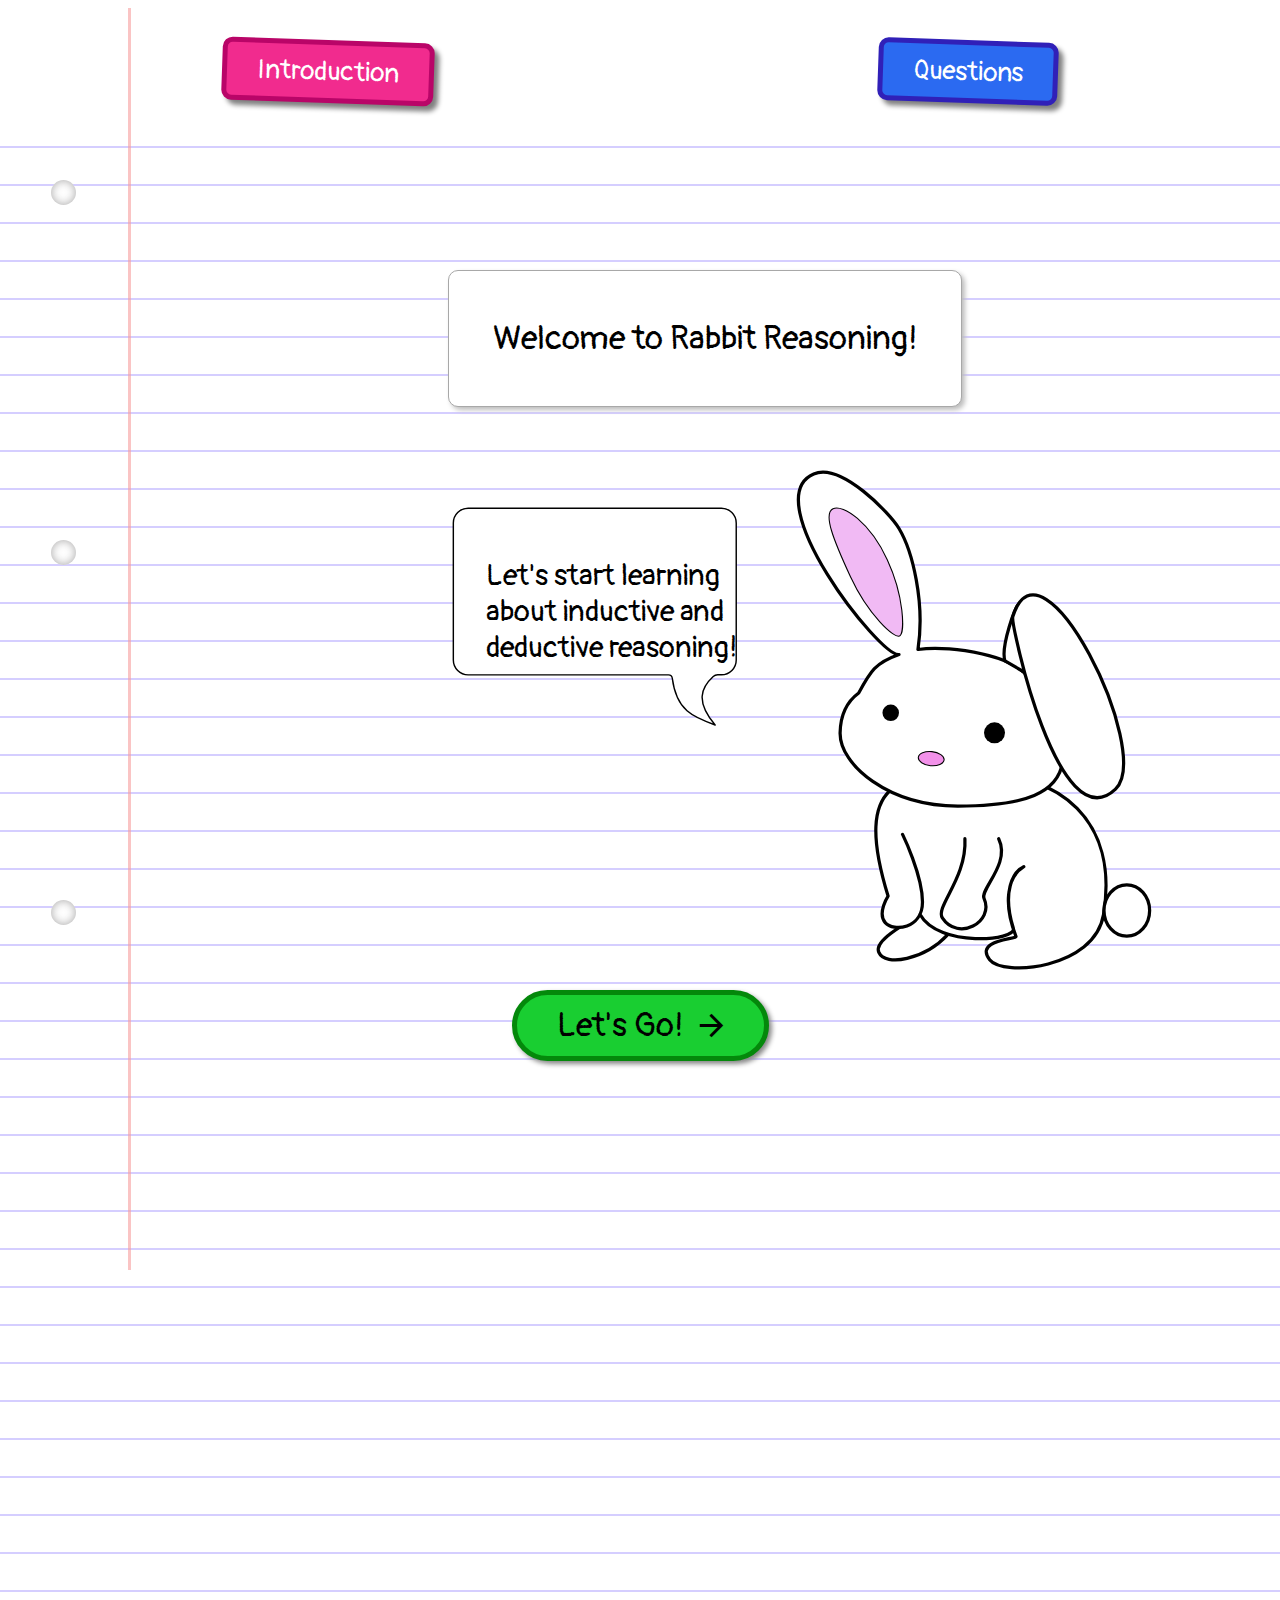
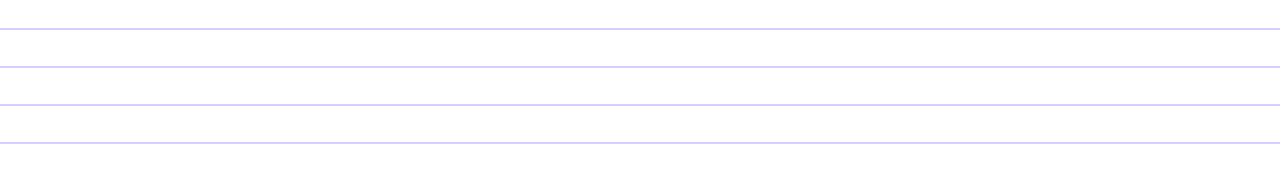
<file: index.html>
<!DOCTYPE html>
<html lang="en">
<head>
    <meta charset="UTF-8">
    <meta name="viewport" content="width=device-width, initial-scale=1.0">
    <title>Rabbit Reasoning</title>
    <link href='main.css' rel='stylesheet' />
    <script src='script.js'></script>
    <link href="https://fonts.googleapis.com/css?family=Pangolin&display=swap" rel="stylesheet">
    <link href="https://fonts.googleapis.com/icon?family=Material+Icons" rel="stylesheet">
    <link rel="icon" href="bunny.svg">
</head>
<body>
    <div id='app'>

        <div id='menu'>
            <button class='menu-button' id='intro' onclick='goToTutorial()'>Introduction</button>
            <button class='menu-button' id='inductive' onclick='goToInductive1()'>Questions</button>
        
         </div>
         <!-- <div id='dots'>
            <div class='dot'></div>
            <div class='dot'></div>
            <div class='dot'></div>
            <div class='dot'></div>
            <div class='dot'></div>
         </div> -->

         <!-- Start of Paper Background -->
         <div id='paper'>
             <hr class='lines'>
             <hr class='lines'>
             <hr class='lines'>
             <hr class='lines'>
             <hr class='lines'>
             <hr class='lines'>
             <hr class='lines'>
             <hr class='lines'>
             <hr class='lines'>
             <hr class='lines'>
             <hr class='lines'>
             <hr class='lines'>
             <hr class='lines'>
             <hr class='lines'>
             <hr class='lines'>
             <hr class='lines'>
             <hr class='lines'>
             <hr class='lines'>
             <hr class='lines'>
             <hr class='lines'>
             <hr class='lines'>
             <hr class='lines'>
             <hr class='lines'>
             <hr class='lines'>
             <hr class='lines'>
             <hr class='lines'>
             <hr class='lines'>
             <hr class='lines'>
             <hr class='lines'>
             <hr class='lines'>
             <hr class='lines'>
             <hr class='lines'>
             <hr class='lines'>
             <hr class='lines'>
             <hr class='lines'>
             <hr class='lines'>
             <hr class='lines'>
             <hr class='lines'>
             <hr class='lines'>
             <hr class='lines'>
             <hr class='lines'>
             <hr class='lines'>
             <hr class='lines'>

             <hr id='vertical'>

            <div class='hole'></div>
            <div class='hole' id='second'></div>
            <div class='hole' id='third'></div>

        </div>
        <!-- End of paper background -->
        
        <img id='rabbit-home' src='bunny.svg'>
        <img id='intro-chat' src='chat3.svg'>
        <div id='chat-container'>
            <div id='intro-chattext'>Let's start learning about inductive and deductive reasoning!</div>
        </div>
        <div id='behind-welcome'>
        <div id='welcome'>Welcome to Rabbit Reasoning!</div>
        </div>
        

        <div id='go-button'>
            <button id='lets-go' onclick='goToTutorial()'>Let's Go!<i class="material-icons" id='go-arrow'>
                arrow_forward
                </i></button>
            
        </div>

    </div>
</body>
</html>
</file>
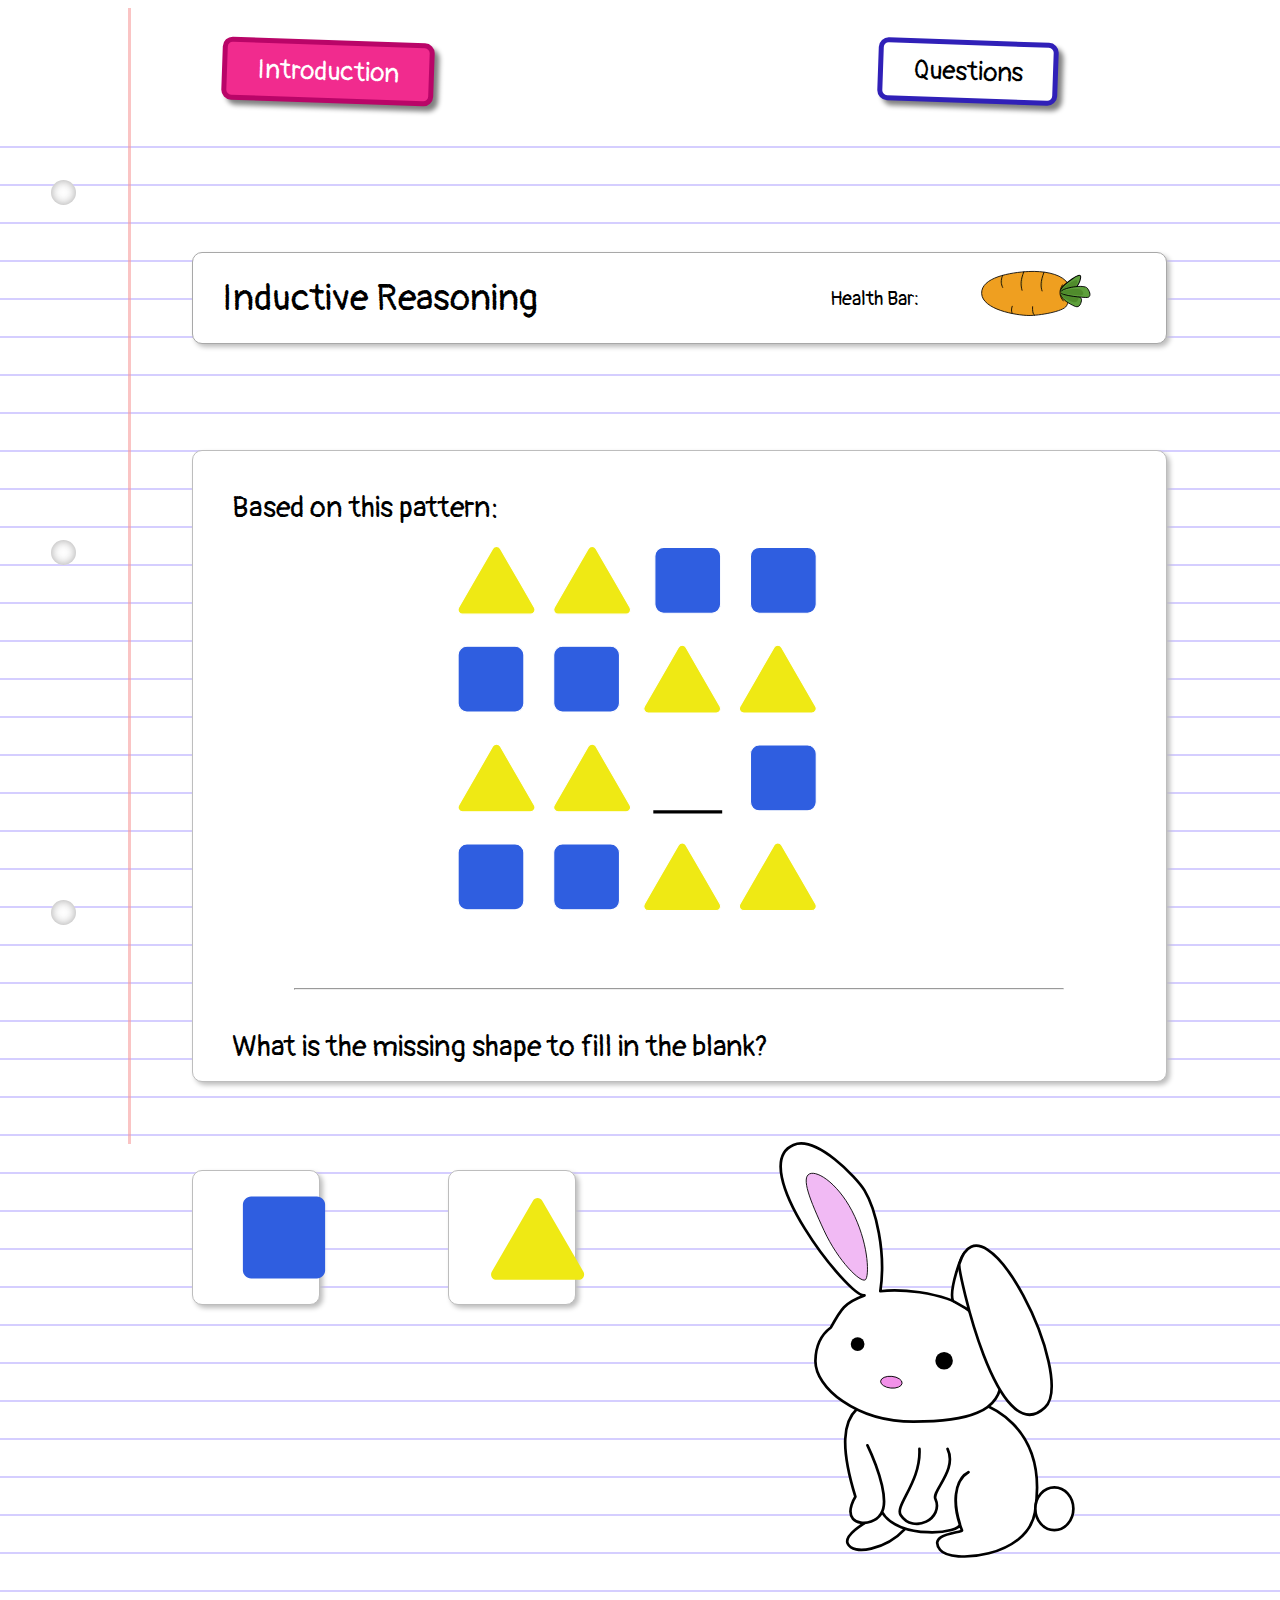
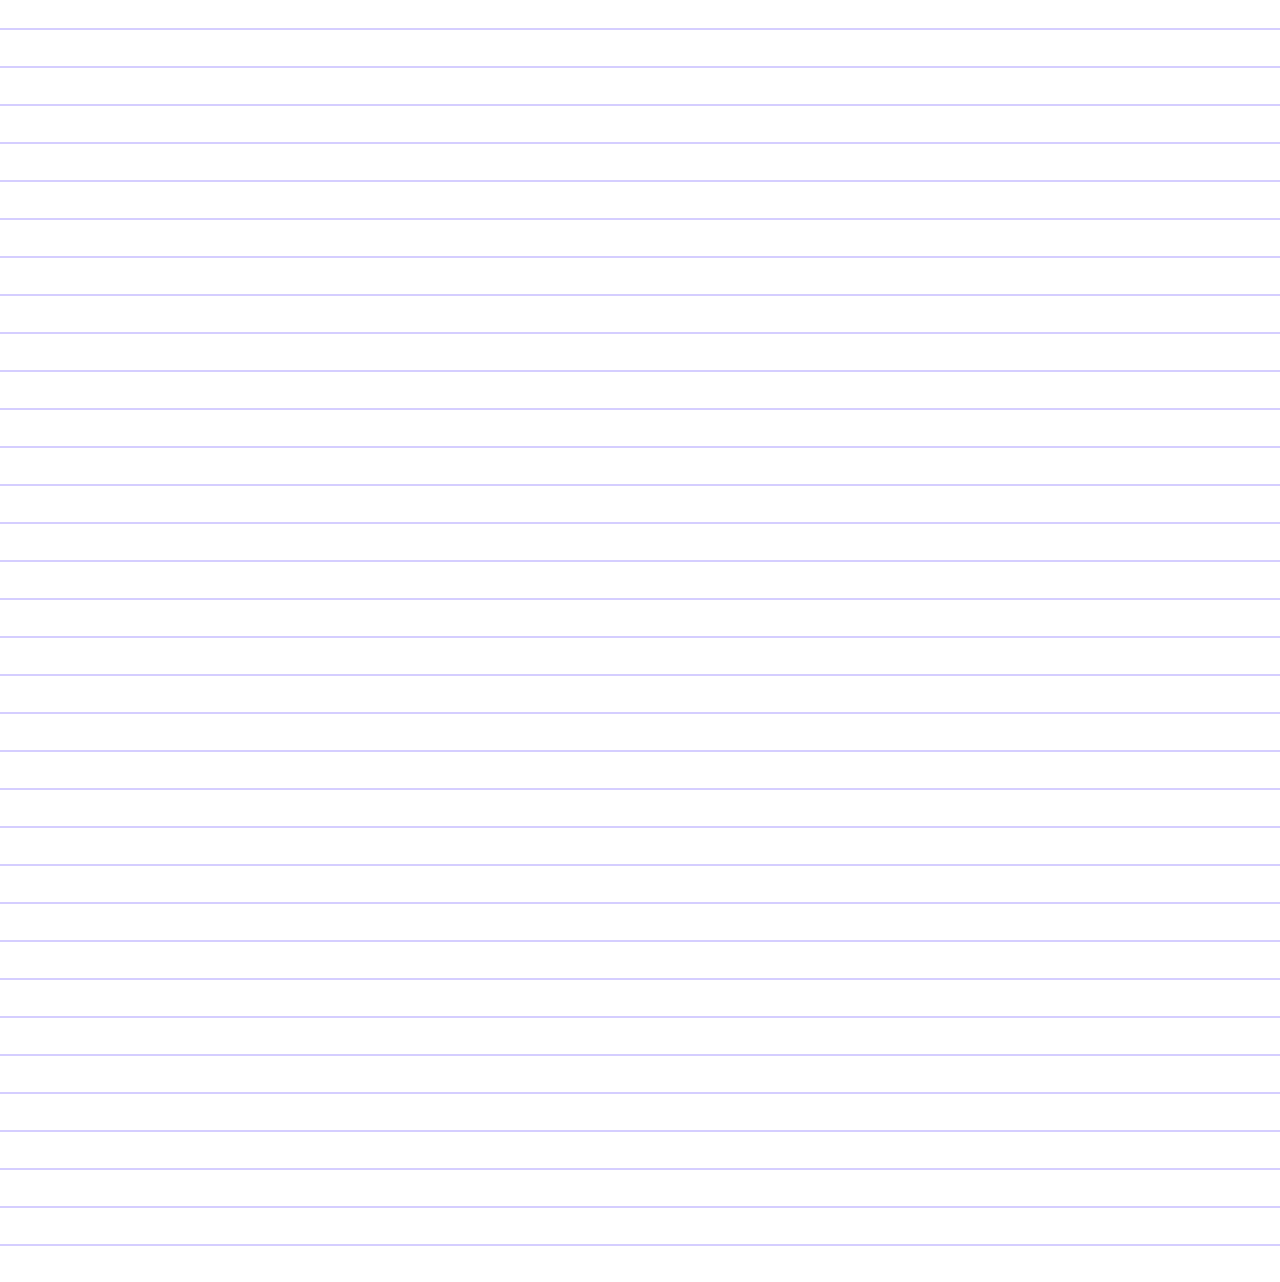
<file: questions.html>
<!DOCTYPE html>
<html lang="en">
<head>
    <meta charset="UTF-8">
    <meta name="viewport" content="width=device-width, initial-scale=1.0">
    <title>Rabbit Reasoning</title>
    <link rel="icon" href="bunny.svg">
    <link href='questions.css' rel='stylesheet' />
    <script src='script.js'></script>
    <link href="https://fonts.googleapis.com/css?family=Pangolin&display=swap" rel="stylesheet">
    <link href="https://fonts.googleapis.com/icon?family=Material+Icons" rel="stylesheet">
    <link rel="icon" href="bunny.svg">
</head>
<body>
    <div id='app'>
        <div id='menu'>
            <button class='menu-button' id='intro' onclick='goToTutorial()'>Introduction</button>
            <button class='menu-button' id='inductive' onclick='goToInductive1()'>Questions</button>
         </div>
         <div id='paper'>
             <hr class='lines'>
             <hr class='lines'>
             <hr class='lines'>
             <hr class='lines'>
             <hr class='lines'>
             <hr class='lines'>
             <hr class='lines'>
             <hr class='lines'>
             <hr class='lines'>
             <hr class='lines'>
             <hr class='lines'>
             <hr class='lines'>
             <hr class='lines'>
             <hr class='lines'>
             <hr class='lines'>
             <hr class='lines'>
             <hr class='lines'>
             <hr class='lines'>
             <hr class='lines'>
             <hr class='lines'>
             <hr class='lines'>
             <hr class='lines'>
             <hr class='lines'>
             <hr class='lines'>
             <hr class='lines'>
             <hr class='lines'>
             <hr class='lines'>
             <hr class='lines'>
             <hr class='lines'>
             <hr class='lines'>
             <hr class='lines'>
             <hr class='lines'>
             <hr class='lines'>
             <hr class='lines'>
             <hr class='lines'>
             <hr class='lines'>
             <hr class='lines'>
             <hr class='lines'>
             <hr class='lines'>
             <hr class='lines'>
             <hr class='lines'>
             <hr class='lines'>
             <hr class='lines'>
             <hr class='lines'>
             <hr class='lines'>
             <hr class='lines'>
             <hr class='lines'>
             <hr class='lines'>
             <hr class='lines'>
             <hr class='lines'>
             <hr class='lines'>
             <hr class='lines'>
             <hr class='lines'>
             <hr class='lines'>
             <hr class='lines'>
             <hr class='lines'>
             <hr class='lines'>
             <hr class='lines'>
             <hr class='lines'>
             <hr class='lines'>
             <hr class='lines'>
             <hr class='lines'>
             <hr class='lines'>
             <hr class='lines'>
             <hr class='lines'>
             <hr class='lines'>
             <hr class='lines'>
             <hr class='lines'>
             <hr class='lines'>
             <hr class='lines'>
             <hr class='lines'>
             <hr class='lines'>

             <hr id='vertical'>

            <div class='hole'></div>
            <div class='hole' id='second'></div>
            <div class='hole' id='third'></div>

        </div>
        <div id='header-health'>
            <div id='what-is'>Inductive Reasoning</div>
            <div id='deductive-title'>Deductive Reasoning</div>
            <div id='bar-title'>Health Bar:</div>
                
            <div id='healthbar-container'>
                <img id='health-bar' src='carrot.svg'>
            </div>
            <div id='healthbar-container5'>
                <img id='health-bar5' src='carrot-5.svg'>
            </div>
            <div id='healthbar-container4'>
                <img id='health-bar4' src='carrot-4.svg'>
            </div>
            <div id='healthbar-container3'>
                <img id='health-bar3' src='carrot-3.svg'>
            </div>
            <div id='healthbar-container2'>
                <img id='health-bar2' src='carrot-2.svg'>
            </div>
            <div id='healthbar-container1'>
                <img id='health-bar1' src='carrot-1.svg'>
            </div>
            <div id='healthbar-container0'>
                <img id='health-bar0' src='carrot-0.svg'>
            </div>
        </div>
  
        </div>
        

        <!-- INDUCTIVE QUESTION 1 -->
        <div id='change-state1'>
            <div id='behind-video'>
                <div id='based-on'>Based on this pattern:</div>
                <img id='pattern1' src='q1pattern.svg'>
                <hr class='divider'>
                <div id='what-is-the'>What is the missing shape to fill in the blank?</div>
            </div>
            <button id='square-choice' onclick='Correct1()'>
                <img id='square' src='square.svg' onclick='Correct1()'>
            </button>
            <i id='check' class="material-icons">
                check
                </i>
                
            <button id='triangle-choice' onclick='Incorrect1()'>
                <img id='triangle' src='triangle.svg' onclick='Incorrect1()'>
            </button>
            <i id='x' class="material-icons">
                close
                </i>

            <img id='rabbit' src='bunny.svg'>
            <img id='rabbit-good' src='bunny-correct.svg'>
            <img id='rabbit-bad' src='bunny-incorrect.svg'>
            <img id='chat-box' src='chat2.svg'>
            <div id='correct-feedback'>
                <p id='feedback1'>That's right! Based on the pattern you were given above, you can make a guess that a square goes in the blank since that matches the pattern.</p>
            </div>
            <div id='wrong-feedback'>
                <p id='feedback2'>Uh oh! That's not quite right. Using the pattern you were given above, you can assume that a square goes in the blank to finish the pattern!</p>
            </div>

            <button id='next' onclick='goToInductiveQ2()'>Next Question<i class="material-icons" id='go-arrow'>
                arrow_forward
                </i></button>
        </div>
        <!-- END OF INDUCTIVE QUESTION 1 -->


        <!-- INDUCTIVE QUESTION 2 -->
        <div id='change-state2'>
            <div id='behind-video2'>
                <p id='a-bank'>A bank was robbed and only Bob and John were around the area. John needed money and was in the bank. Bob was outside and sleeping in his car.</p><br>

                <hr class='divider'>

                <div id='who-robbed'>Who robbed the bank?</div>
            </div>

        <button id='first-choice-behind' onclick='Incorrect2()'>
            <p id='bob' onclick='Incorrect2()'>Bob</p>
        </button>
        <i id='x2' class="material-icons">
            close
            </i>
        <button id='second-choice-behind' onclick='Correct2()'>
            <p id='john' onclick='Correct2()'>John</p>
        </button>
        <i id='check2' class="material-icons">
            check
            </i>
        
        <img id='rabbit2' src='bunny.svg'>
        <img id='rabbit2-good' src='bunny-correct.svg'>
        <img id='rabbit2-bad' src='bunny-incorrect.svg'>
        <img id='chat2' src='chat2.svg'>

        <div id='correct-feedback2'>
            <p id='feedback1q2'>You got it! From reading that John was in the bank needing money, you can come to the conclusion that John was more likely to rob the bank than Bob who was asleep!</p>
        </div>
        <div id='wrong-feedback2'>
            <p id='feedback2q2'>Nope! That's not quite right. Since you were told that John was in the bank needing money, Bob who is asleep wouldn't have robbed the bank!</p>
        </div>

        <button id='to-third-question' onclick='goToInductiveQ3()'>Next Question<i class="material-icons" id='go-arrow'>
            arrow_forward
            </i></button>
        </div>
        <!-- END OF INDUCTIVE QUESTION 2 -->


        <!-- INDUCTIVE QUESTION 3 -->
        <div id='change-state3'>
            <div id='behind-video2'>
                <p id='a-bank'>Perry has a Coke every morning with his breakfast, and later on has a stomach ache.</p><br>

                <hr class='divider'>

                <div id='who-robbed'>What will happen if Perry has a Coke with his breakfast today?</div>
            </div>

        <button id='choice1' onclick='Correct3()'>
            <p id='bob' onclick='Correct3()'>Perry will have a stomach ache</p>
        </button>
        <i id='check3' class="material-icons">
            check
            </i>
        <button id='choice2' onclick='Incorrect3TopRight()'>
            <p id='john' onclick='Incorrect3TopRight()'>Perry will fall asleep</p>
        </button>
        <i id='xtopright' class="material-icons">
            close
            </i>
            <button id='third-choice' onclick='Incorrect3BottomRight()'>
                <p id='bob' onclick='Incorrect3BottomRight()'>Perry will start crying</p>
            </button>
            <i id='xbottomright' class="material-icons">
                close
                </i>
                <button id='fourth-choice' onclick='Incorrect3BottomLeft()'>
                    <p id='bob' onclick='Incorrect3BottomLeft()'>Perry will play with his friends</p>
                </button>
                <i id='xbottomleft' class="material-icons">
                    close
                    </i>
        
        <img id='rabbit3' src='bunny.svg'>
        <img id='rabbit3-good' src='bunny-correct.svg'>
        <img id='rabbit3-bad' src='bunny-incorrect.svg'>
        <img id='chat3' src='chat2.svg'>

        <div id='correct-feedback3'>
            <p id='feedback1q3'>That's it! Since you were told that Perry has a stomach ache everytime he drinks Coke with his breakfast, it makes sense that he will have a stomache ache again today if he has another one!</p>
        </div>
        <div id='wrong-feedback3'>
            <p id='feedback2q3'>Darn! That's not quite right. Since Perry always gets a stomache ache from drinking Coke in the morning, he would probably get another stomache ache today too!</p>
        </div>

        <button id='to-fourth-question' onclick='goToTransition()'>Next Question<i class="material-icons" id='go-arrow'>
            arrow_forward
            </i></button>

        </div>
        <!-- END OF INDUCTIVE QUESTION 3 -->


        <!-- TRANSITION -->
        <div id='change-state4'>
            <div id='behind-video2'>
                <p id='well-done'>Well done! You've finished all the questions on Inductive Reasoning!</p><br>


                <div id='you-are'>You are now ready to move on to Deductive Reasoning!</div>

                <button id='to-deductive' onclick='goToDeductive()'>Let's Go!<i class="material-icons" id='go-arrow'>
                    arrow_forward
                    </i></button>
            </div>
        </div>
        <!-- END OF TRANSITION -->

        <!-- DEDUCTIVE QUESTION 1 -->
        <div id='change-state5'>
            <div id='behind-video3'>
                <p id='a-bank'>Based on this pattern:</p><br>

                <img id='pattern2' src='deductivepattern1.svg'>
                <hr class='divider'>

                <div id='who-robbed'>What is the missing shape to fill in the blank?</div>
                <img id='fill-in-blank' src='deductivepattern2.svg'>
            </div>

        <button id='circle1' onclick='IncorrectCircle()'>
            <img id='bob' src='circle.svg' onclick='IncorrectCircle()'>
        </button>
        <i id='xcircle' class="material-icons">
            close
            </i>
        <button id='square2' onclick='Correct4()'>
            <img id='john' src='square.svg' onclick='Correct4()'>
        </button>
        <i id='check4' class="material-icons">
            check
            </i>
            <button id='triangle3' onclick='IncorrectTriangle()'>
                <img id='bob' src='triangle.svg' onclick='IncorrectTriangle()'>
            </button>
            <i id='xtriangle' class="material-icons">
                close
                </i>

            <img id='rabbit4' src='bunny.svg'>
            <img id='rabbit4-good' src='bunny-correct.svg'>
            <img id='rabbit4-bad' src='bunny-incorrect.svg'>
            <img id='chat4' src='chat2.svg'>

            <div id='correct-feedback4'>
                <p id='deductivechat1'>That's right! Given the pattern above, you can come to a logical conclusion that a square fills in the blank to match the pattern.</p>
            </div>
            <div id='wrong-feedback4'>
                <p id='deductivechat2'>Uh oh! That's not quite right. By looking at the given pattern, you can logically conclude that a square fills in the blank to match the pattern.</p>
            </div>
    
            <button id='to-fifth-question' onclick='goToDeductiveQ2()'>Next Question<i class="material-icons" id='go-arrow'>
                arrow_forward
                </i></button>

        </div>

        <!-- END OF DEDUCTIVE QUESTION 1 -->

        <!-- DEDUCTIVE QUESTION 2 -->
        <div id='change-state6'>
            <div id='behind-video4'>
                <p id='a-bank'>If all dogs that exist are green, that means my dog is:</p>  
            </div>

            <button id='yellowchoice' onclick='IncorrectYellow()'>
                <p id='bob' onclick='IncorrectYellow()'>Yellow</p>
            </button>
            <i id='xyellow' class="material-icons">
                close
                </i>
            <button id='redchoice' onclick='IncorrectRed()'>
                <p id='john' onclick='IncorrectRed()'>Red</p>
            </button>
            <i id='xred' class="material-icons">
                close
                </i>
                <button id='greenchoice' onclick='Correct5()'>
                    <p id='bob' onclick='Correct5()'>Green</p>
                </button>
                <i id='greencheck' class="material-icons">
                    check
                    </i>
                    <button id='bluechoice' onclick='IncorrectBlue()'>
                        <p id='bob' onclick='IncorrectBlue()'>Blue</p>
                    </button>
                    <i id='xblue' class="material-icons">
                        close
                        </i>

                        <img id='rabbit5' src='bunny.svg'>
                        <img id='rabbit5-good' src='bunny-correct.svg'>
                        <img id='rabbit5-bad' src='bunny-incorrect.svg'>
                        <img id='chat5' src='chat2.svg'>
            
                        <div id='correct-feedback5'>
                            <p id='deductivechatq2'>Yup! By following the given statement, you can use your logic and reasoning to then say that your dog must be green!</p>
                        </div>
                        <div id='wrong-feedback5'>
                            <p id='deductivechat2q2'>Not quite! By following the given statement, you can logically conclude that your dog must be green if all dogs are green.</p>
                        </div>
                
                        <button id='to-sixth-question' onclick='goToDeductiveQ3()'>Next Question<i class="material-icons" id='go-arrow'>
                            arrow_forward
                            </i></button>
        </div>

        <!-- END OF DEDUCTIVE QUESTION 2 -->


        <!-- DEDUCTIVE QUESTION 3 -->
        <div id='change-state7'>
            <div id='behind-video5'>
                <div id='shirt-para'>
                    <p id='a-bank'>Tom owns an orange shirt and a red shirt. From this, you can conclude that:</p>  
                </div>
                <img id='shirts' src='shirts.svg'>
            </div>

            <button id='redshirtchoice' onclick='IncorrectRedShirt()'>
                <p id='bob' onclick='IncorrectRedShirt()'>Tom is wearing a red shirt</p>
            </button>
            <i id='xredshirt' class="material-icons">
                close
                </i>
            <button id='dresschoice' onclick='IncorrectDress()'>
                <p id='john' onclick='IncorrectDress()'>Tom is wearing a dress</p>
            </button>
            <i id='xdress' class="material-icons">
                close
                </i>
                <button id='bothchoice' onclick='Correct6()'>
                    <p id='bob' onclick='Correct6()'>Tom is wearing either a red or orange shirt</p>
                </button>
                <i id='shirtcheck' class="material-icons">
                    check
                    </i>
                    <button id='orangeshirtchoice' onclick='IncorrectOrangeShirt()'>
                        <p id='bob' onclick='IncorrectOrangeShirt()'>Tom is wearing an orange shirt</p>
                    </button>
                    <i id='xorangeshirt' class="material-icons">
                        close
                        </i>

            
                        <img id='rabbit6' src='bunny.svg'>
                        <img id='rabbit6-good' src='bunny-correct.svg'>
                        <img id='rabbit6-bad' src='bunny-incorrect.svg'>
                        <img id='chat6' src='chat2.svg'>
            
                        <div id='correct-feedback6'>
                            <p id='deductivechatq3'>You got it! From the statement above, you know that Tom must be wearing either of the shirts because that relates to the statement you were given.</p>
                        </div>
                        <div id='wrong-feedback6'>
                            <p id='deductivechat2q3'>Dang, that's not quite right. Since you were told Tom owns both shirts, you can conclude that Tom must be wearing either of them.</p>
                        </div>
                
                        <button id='to-end' onclick='goToFinish()'>Finish<i class="material-icons" id='go-arrow'>
                            arrow_forward
                            </i></button>

        </div>

        <!-- END OF DEDUCTIVE QUESTION 3 -->

        <!-- END OF QUESTIONS -->



        <!-- FINISH PAGE -->
        <div id='change-state8'>
            <div id='behind-video6'>
                <div id='text'>
                    <p id='you-did-it'>You did it!</p>  
                    <p id='awesome'>Awesome job! You finished all of the questions!</p>

                    <img id='chat7' src='chat3.svg'>
                    <img id='rabbit-end-good' src='bunny-correct.svg'>
                   
                </div>
                <div id='end-text-container'>
                    <p id='end-text'>Yay! There's still come carrot left over for me to eat!</p>
                </div>

                
                <button id='to-start' onclick='goToStart()'>Back to Start<i class="material-icons" id='go-arrow'>
                    arrow_forward
                    </i></button>
            
        </div>
</div>

        <!-- END OF FINISH PAGE -->
</div>
</body>
</html>
</file>
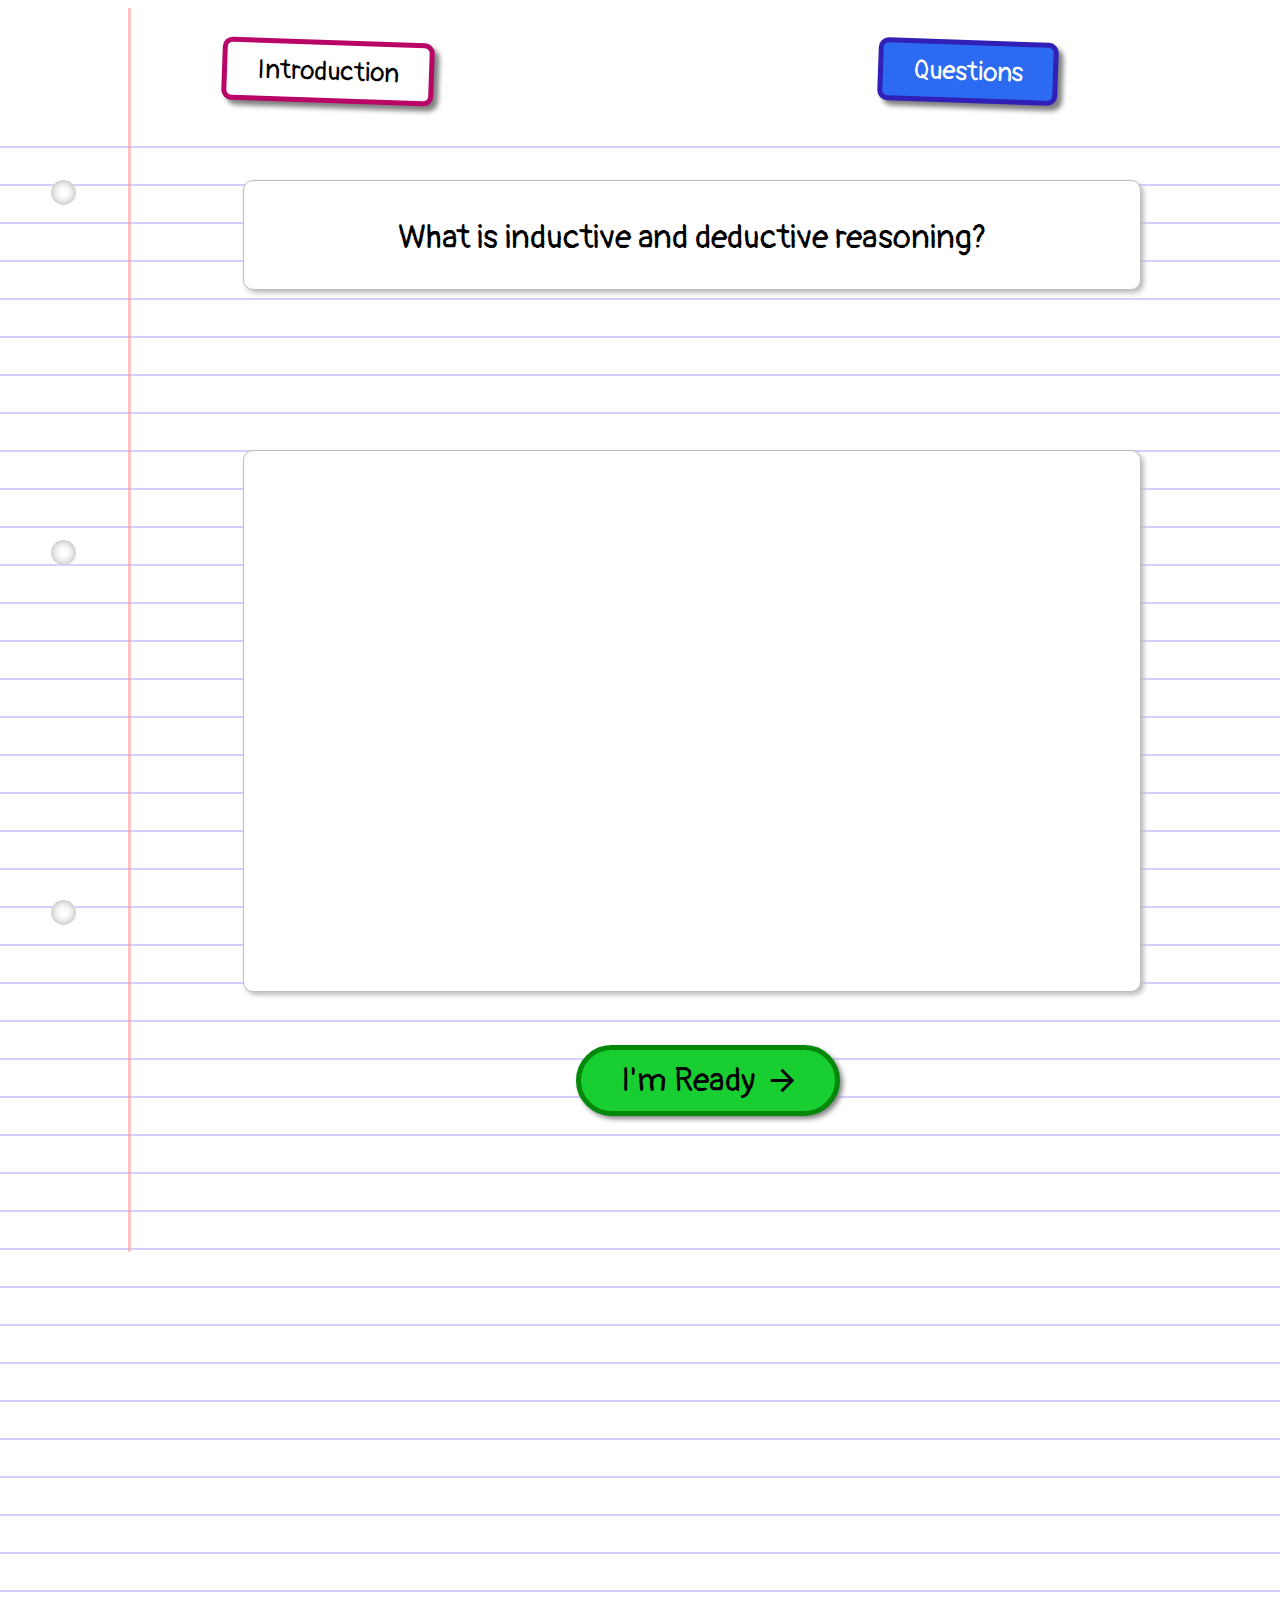
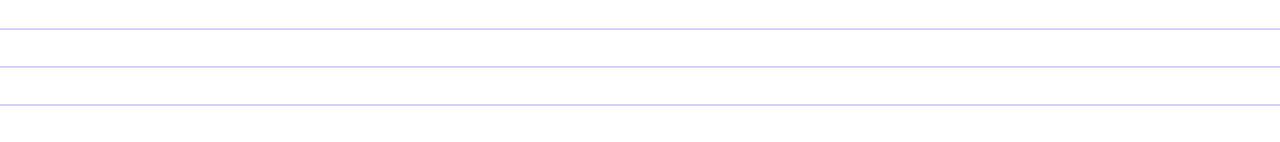
<file: tutorial.html>
<!DOCTYPE html>
<html lang="en">
<head>
    <meta charset="UTF-8">
    <meta name="viewport" content="width=device-width, initial-scale=1.0">
    <title>Rabbit Reasoning</title>
    <link href='tutorial.css' rel='stylesheet' />
    <script src='script.js'></script>
    <link href="https://fonts.googleapis.com/css?family=Pangolin&display=swap" rel="stylesheet">
    <link href="https://fonts.googleapis.com/icon?family=Material+Icons" rel="stylesheet">
    <link rel="icon" href="bunny.svg">
</head>
<body>
    <div id='app'>
        <div id='menu'>
            <button class='menu-button' id='intro' onclick='goToTutorial()'>Introduction</button>
            <button class='menu-button' id='inductive' onclick='goToInductive1()'>Questions</button>
         </div>
         <div id='paper'>
             <hr class='lines'>
             <hr class='lines'>
             <hr class='lines'>
             <hr class='lines'>
             <hr class='lines'>
             <hr class='lines'>
             <hr class='lines'>
             <hr class='lines'>
             <hr class='lines'>
             <hr class='lines'>
             <hr class='lines'>
             <hr class='lines'>
             <hr class='lines'>
             <hr class='lines'>
             <hr class='lines'>
             <hr class='lines'>
             <hr class='lines'>
             <hr class='lines'>
             <hr class='lines'>
             <hr class='lines'>
             <hr class='lines'>
             <hr class='lines'>
             <hr class='lines'>
             <hr class='lines'>
             <hr class='lines'>
             <hr class='lines'>
             <hr class='lines'>
             <hr class='lines'>
             <hr class='lines'>
             <hr class='lines'>
             <hr class='lines'>
             <hr class='lines'>
             <hr class='lines'>
             <hr class='lines'>
             <hr class='lines'>
             <hr class='lines'>
             <hr class='lines'>
             <hr class='lines'>
             <hr class='lines'>
             <hr class='lines'>
             <hr class='lines'>
             <hr class='lines'>

             <hr id='vertical'>

            <div class='hole'></div>
            <div class='hole' id='second'></div>
            <div class='hole' id='third'></div>

        </div>
        <div id='behind-title'>
            <div id='what-is'>What is inductive and deductive reasoning?</div>
        </div>

        
        <div id='behind-video'>
            <iframe id='tutorial-video' src="https://www.youtube.com/embed/FWvjqfd_fNU" frameborder="0" allow="accelerometer; autoplay; encrypted-media; gyroscope; picture-in-picture" allowfullscreen></iframe>
        </div>

        <div id='go-button'>
            <button id='lets-go' onclick='goToInductive1()'>I'm Ready<i class="material-icons" id='go-arrow'>
                arrow_forward
                </i></button>
            
        </div>

    </div>
</body>
</html>
</file>
<file: main.css>
@media (min-width: 400px){
body, html {
    margin: 0;
}
#menu {
    display: flex;
    justify-content: space-around;
}
/* .dot{
    border-radius: 50%;
    background-color: rgb(241, 43, 142);
    width: 15px;
    height: 15px;
    position: absolute;
    top: 10%;
    left: 28%;
    margin-right: 10px;
}
#dots{
    display: flex;
    justify-content: space-around;
    width: 15%;
    height: 15%;
} */
.menu-button{
    padding-left: 30px;
    padding-right: 30px;
    padding-top: 10px;
    padding-bottom: 10px;
    font-family: 'Pangolin', cursive;
    font-size: 20pt;
    border-radius: 10px;
    cursor: pointer;
    margin-top: 40px;
    margin-bottom: 35px;
    box-shadow: 5px 5px 5px grey;
}
#intro {
    background-color: rgb(241, 43, 142);
    border: 5px solid rgb(185, 5, 104);
    color: white;
    z-index: 2;
    transform: rotate(2deg);
    transition: 0.4s;
}
#intro:hover{
    background-color: rgb(255, 198, 252);
    color: black;
}
#inductive{
    background-color: rgb(43, 106, 241);
    border: 5px solid rgb(48, 32, 184);
    color: white;
    transform: rotate(2deg);
    transition: 0.4s;
}
#inductive:hover{
    background-color: rgb(191, 224, 255);
    color: black;
}
.lines{
    border: 0.8px solid rgb(186, 174, 255);
    background-color: rgb(186, 174, 255);
    margin-bottom: 36px;
    opacity: 60%;
}
#vertical{
    height: 140vh;
    width: 0.8px;
    background-color: rgb(248, 157, 157);
    position: absolute;
    left: 10%;
    top: 0;
    border: 0.8px solid rgb(248, 157, 157);
    opacity: 60%;
    z-index: 1;
}
.hole{
  height: 25px;
  width: 25px;
  background-color: rgb(255, 255, 255);
  border-radius: 50%;
  position: absolute;
  top: 20%;
  left: 4%;
  box-shadow: inset 0px 0px 10px rgba(163, 162, 162, 0.9);
}
#second{
    top: 60%;
}
#third{
    top: 100%;
}
#rabbit-home{
    width: auto;
    height: 60%;
    position: absolute;
    top: 50%;
    left: 55%;
}
#welcome{
    font-family: 'Pangolin', cursive;
    font-size: 25pt;
    position: relative;
}
#behind-welcome{
    background-color: white;
    border-radius: 10px;
    box-shadow: 3px 3px 5px rgb(189, 189, 189);
    width: 40%;
    height: 15%;
    position: absolute;
    top: 30%;
    left: 35%;
    display: flex;
    justify-content: center;
    align-items: center;
    border: 1px solid rgb(168, 168, 168);
}
#lets-go{
    background-color: rgb(25, 206, 49);
    border-radius: 40px;
    border: 5px solid rgb(4, 136, 11);
    font-family: 'Pangolin', cursive;
    font-size: 25pt;
    padding: 10px 35px 10px 40px;
    display: flex;
    align-items: center;
    justify-content: center;
    box-shadow: 3px 3px 5px rgb(134, 134, 134);
    cursor: pointer;
}
#go-arrow{
    font-size: 35px;
    margin-left: 10px;
}
#go-button{
    position: absolute;
    top: 110%;
    left: 40%;
}
#intro-chat{
    position: absolute;
    top: 56%;
    left: 35%;
    width: auto;
    height: 25vh;
    z-index: 0;
}
#intro-chattext{
    font-family: 'Pangolin', cursive;
    font-size: 22pt;
    z-index: 1;
}
#chat-container{
    width: 20%;
    height: 10%;
    position: absolute;
    left: 38%;
    top: 62%;
}
}


 @media (max-width: 400px){
    body, html {
        margin: 0;
    }
    #menu {
        display: flex;
        justify-content: space-around;
    }
    .menu-button{
        padding-left: 30px;
        padding-right: 30px;
        padding-top: 10px;
        padding-bottom: 10px;
        font-family: 'Pangolin', cursive;
        font-size: 13pt;
        border-radius: 10px;
        cursor: pointer;
        margin-top: 40px;
        margin-bottom: 35px;
        box-shadow: 5px 5px 5px grey;
    }
    #intro {
        background-color: rgb(241, 43, 142);
        border: 5px solid rgb(185, 5, 104);
        color: white;
        z-index: 2;
        transform: rotate(2deg);
        transition: 0.4s;
    }
    #intro:hover{
        background-color: rgb(255, 198, 252);
        color: black;
    }
    #inductive{
        background-color: rgb(43, 106, 241);
        border: 5px solid rgb(48, 32, 184);
        color: white;
        transform: rotate(2deg);
        transition: 0.4s;
    }
    #inductive:hover{
        background-color: rgb(191, 224, 255);
        color: black;
    }
    .lines{
        border: 0.8px solid rgb(186, 174, 255);
        background-color: rgb(186, 174, 255);
        margin-bottom: 36px;
        opacity: 60%;
        display: flex;
        justify-content: start;
    }
    #vertical{
        height: 140vh;
        width: 0.8px;
        background-color: rgb(248, 157, 157);
        position: absolute;
        left: 10%;
        top: 0;
        border: 0.8px solid rgb(248, 157, 157);
        opacity: 60%;
        z-index: 1;
    }
    .hole{
      height: 25px;
      width: 25px;
      background-color: rgb(255, 255, 255);
      border-radius: 50%;
      position: absolute;
      top: 20%;
      left: 4%;
      box-shadow: inset 0px 0px 10px rgba(163, 162, 162, 0.9);
    }
    #second{
        top: 60%;
    }
    #third{
        top: 100%;
    }
    #rabbit-home{
        width: auto;
        height: 30vh;
        position: absolute;
        top: 60%;
        left: 45%;
    }
    #welcome{
        font-family: 'Pangolin', cursive;
        font-size: 25pt;
        position: relative;
    }
    #behind-welcome{
        background-color: white;
        border-radius: 10px;
        box-shadow: 3px 3px 5px rgb(189, 189, 189);
        width: 50%;
        height: 20%;
        position: absolute;
        top: 20%;
        left: 25%;
        display: flex;
        justify-content: center;
        align-items: center;
        border: 1px solid rgb(168, 168, 168);
        padding: 10px;
    }
    #lets-go{
        background-color: rgb(25, 206, 49);
        border-radius: 40px;
        border: 5px solid rgb(4, 136, 11);
        font-family: 'Pangolin', cursive;
        font-size: 20pt;
        padding: 10px 35px 10px 40px;
        display: flex;
        align-items: center;
        justify-content: center;
        box-shadow: 3px 3px 5px rgb(134, 134, 134);
        cursor: pointer;
    }
    #go-arrow{
        font-size: 35px;
        margin-left: 10px;
    }
    #go-button{
        position: absolute;
        top: 90%;
        left: 20%;
    }
    #intro-chat{
        position: absolute;
        top: 50%;
        left: 8%;
        width: auto;
        height: 20vh;
        z-index: 0;
    }
    #intro-chattext{
        font-family: 'Pangolin', cursive;
        font-size: 15pt;
        z-index: 1;
    }
    #chat-container{
        width: 50%;
        height: 10%;
        position: absolute;
        left: 14%;
        top: 52%;
    }
    }
</file>
<file: questions.css>
@media (min-width: 400px){
    body, html {
        margin: 0;
    }
    #menu {
        display: flex;
        justify-content: space-around;
    }
    .menu-button{
        padding-left: 30px;
        padding-right: 30px;
        padding-top: 10px;
        padding-bottom: 10px;
        font-family: 'Pangolin', cursive;
        font-size: 20pt;
        border-radius: 10px;
        cursor: pointer;
        margin-top: 40px;
        margin-bottom: 35px;
        box-shadow: 5px 5px 5px grey;
    }
    #intro {
        background-color: rgb(241, 43, 142);
        border: 5px solid rgb(185, 5, 104);
        color: white;
        z-index: 2;
        transform: rotate(2deg);
        transition: 0.4s;
    }
    #intro:hover{
        background-color: rgb(255, 198, 252);
        color: black;
    }
    #inductive{
        background-color: white;
        border: 5px solid rgb(48, 32, 184);
        color: black;
        transform: rotate(2deg);
        transition: 0.4s;
    }
    #inductive:hover{
        background-color: rgb(191, 224, 255);
        color: black;
    }
    .lines{
        border: 0.8px solid rgb(186, 174, 255);
        background-color: rgb(186, 174, 255);
        margin-bottom: 36px;
        opacity: 60%;
    }
    #vertical{
        height: 126vh;
        width: 0.8px;
        background-color: rgb(248, 157, 157);
        position: absolute;
        left: 10%;
        top: 0;
        border: 0.8px solid rgb(248, 157, 157);
        opacity: 60%;
        z-index: 1;
    }
    .hole{
      height: 25px;
      width: 25px;
      background-color: rgb(255, 255, 255);
      border-radius: 50%;
      position: absolute;
      top: 20%;
      left: 4%;
      box-shadow: inset 0px 0px 10px rgba(163, 162, 162, 0.9);
    }
    #second{
        top: 60%;
    }
    #third{
        top: 100%;
    }
    #what-is{
        font-family: 'Pangolin', cursive;
        font-size: 28pt;
        margin-right: 30%;
        margin-left: 3%;
        position: relative;
        z-index: 2;
    }
    #behind-video{
        background-color: white;
        border-radius: 10px;
        box-shadow: 3px 3px 5px rgb(189, 189, 189);
        width: 76%;
        height: 70%;
        position: absolute;
        top: 50%;
        left: 15%;
        border: 1px solid rgb(189, 189, 189);
    }
    #bar-title{
        font-family: 'Pangolin', cursive;
        font-size: 15pt;
        z-index: 2;
    }
    #header-health{
        display: flex;
        align-items: center;
        position: absolute;
        /* left: 15%;
        top: 23%; */
        /* width: 100vw; */
        /* z-index: 2; */
        /* height: 20vh; */

        background-color: white;
        border-radius: 10px;
        box-shadow: 3px 3px 5px rgb(189, 189, 189);
        top: 28%;
        width: 76%;
        height: 10%;
        left: 15%;
        /* z-index: 0; */
        border: 1px solid rgb(168, 168, 168);
    }
    #health-bar{
        transform: rotate(90deg);
        position: relative;
    }
    #health-bar5{
        transform: rotate(90deg);
        position: relative; 
        display: none; 
    }
    #health-bar4{
        transform: rotate(90deg);
        position: relative; 
        display: none; 
    }
    #health-bar3{
        transform: rotate(90deg);
        position: relative; 
        display: none; 
    }
    #health-bar2{
        transform: rotate(90deg);
        position: relative; 
        display: none; 
    }
    #health-bar1{
        transform: rotate(90deg);
        position: relative; 
        display: none; 
    }
    #health-bar0{
        transform: rotate(90deg);
        position: relative; 
        display: none; 
    }
    #healthbar-container{
        width: 10vw;
        position: absolute;
        left: 80%;
        display: flex;
    }
    #healthbar-container5{
        position: absolute;
        width: 10vw;
        left: 80%;
        display: flex;
    }
    #healthbar-container4{
        position: absolute;
        width: 10vw;
        left: 80%;
        display: flex;
    }
    #healthbar-container3{
        position: absolute;
        width: 10vw;
        left: 80%;
        display: flex;
    }
    #healthbar-container2{
        position: absolute;
        width: 10vw;
        left: 80%;
        display: flex;
    }
    #healthbar-container1{
        position: absolute;
        width: 10vw;
        left: 80%;
        display: flex;
    }
    #healthbar-container0{
        position: absolute;
        width: 10vw;
        left: 80%;
        display: flex;
    }
    #based-on{
        font-family: 'Pangolin', cursive;
        font-size: 22pt;
        position: relative;
        /* top: 55%;
        left: 18%; */
        margin-left: 4%;
        margin-top: 4%;
        z-index: 3;
    }
    #pattern1{
        width: auto;
        height: 50vh;
        position: relative;
        left: 15%;
    }
    .divider{
        position: relative;
        width: 60vw;
        background-color: rgba(163, 162, 162, 0.9);
    }
    #what-is-the{
        font-family: 'Pangolin', cursive;
        font-size: 22pt;
        margin-left: 4%;
        margin-top: 4%;
    }
    #square-choice{
        position: absolute;
        background-color: white;
        border-radius: 10px;
        box-shadow: 3px 3px 5px rgb(189, 189, 189);
        width: 10%;
        height: 15%;
        top: 130%;
        left: 15%;
        border: 1px solid rgb(189, 189, 189);
        display: flex;
        transition: 0.4s;
        cursor: pointer;
    }
    #square-choice:hover{
        background-color: rgb(255, 253, 131);
    }
    #square{
        position: relative;
    }
    #triangle-choice{
        position: absolute;
        background-color: white;
        border-radius: 10px;
        box-shadow: 3px 3px 5px rgb(189, 189, 189);
        width: 10%;
        height: 15%;
        top: 130%;
        left: 35%;
        border: 1px solid rgb(189, 189, 189);
        display: flex;
        transition: 0.4s;
        cursor: pointer;
    }
    #triangle-choice:hover{
        background-color: rgb(187, 241, 255);
    }
    #triangle{
        position: relative;
    }
    #rabbit{
        height: 50vh;
        width: auto;
        position: absolute;
        right: 10%;
        top: 125%;
    }
    #rabbit-good{
        height: 50vh;
        width: auto;
        position: absolute;
        right: 10%;
        top: 125%;
        display: none;
    }
    #rabbit-bad{
        height: 50vh;
        width: auto;
        position: absolute;
        right: 10%;
        top: 125%;
        display: none;
    }
    #chat-box{
        height: 50vh;
        width: auto;
        position: absolute;
        left: 25%;
        top: 150%;
        display: none;
    }
    #feedback1{
        font-family: 'Pangolin', cursive;
        font-size: 28pt;
        position: relative;
        line-height: 57px;
        display: none;
    }
    #correct-feedback{
        width: 25vw;
        position: absolute;
        left: 34%;
        top: 164%;
        z-index: 1;
    }
    #wrong-feedback{
        height: 50vh;
        width: 25vw;
        position: absolute;
        left: 34%;
        top: 164%;
        z-index: 0;
    }
    #feedback2{
        font-family: 'Pangolin', cursive;
        font-size: 28pt;
        line-height: 57px;
        position: relative;
        display: none;
    }
    #check{
        font-size: 40px;
        position: absolute;
        top: 130%;
        left: 27%;
        color: rgb(1, 136, 1);
       display: none;
    }
    #next{
        background-color: rgb(25, 206, 49);
        border-radius: 40px;
        border: 5px solid rgb(4, 136, 11);
        font-family: 'Pangolin', cursive;
        font-size: 25pt;
        padding: 10px 35px 10px 40px;
        display: flex;
        align-items: center;
        justify-content: center;
        box-shadow: 3px 3px 5px rgb(134, 134, 134);
        cursor: pointer;
        position: absolute;
        left: 40%;
        top: 200%;
        display: none;
    }
    #go-arrow{
        font-size: 35px;
    margin-left: 10px;
    }
    #x{
        font-size: 40px;
        color: red;
        position: absolute;
        top: 130%;
        left: 46%;
        display: none;
    }
    /* TEMPORARY Q1 DISPLAY NONE
    #change-state1{
        /* display: none; */
     
    
    #a-bank{
        font-family: 'Pangolin', cursive;
        font-size: 25pt;
        margin-left: 4%;
        line-height: 50px;
    }
    #who-robbed{
        font-family: 'Pangolin', cursive;
        font-size: 22pt;
        left: 4%;
        position: relative;
        margin-top: 4%;
    }
    #behind-video2{
        background-color: white;
        border-radius: 10px;
        box-shadow: 3px 3px 5px rgb(189, 189, 189);
        width: 76%;
        height: 30%;
        position: absolute;
        top: 50%;
        left: 15%;
        border: 1px solid rgb(189, 189, 189);
    }
    #bob{
        font-family: 'Pangolin', cursive;
        font-size: 28pt;
        position: relative;
        z-index: 1;
    }
    #john{
        font-family: 'Pangolin', cursive;
        font-size: 28pt;
        z-index: 1;
        position: relative;
    }
    #first-choice-behind{
        background-color: white;
        border-radius: 10px;
        box-shadow: 3px 3px 5px rgb(189, 189, 189);
        position: absolute;
        top: 90%;
        width: 15%;
        height: 20%;
        left: 20%;
        border: 1px solid rgb(168, 168, 168);
        z-index: 0;
        cursor: pointer;
        transition: 0.4s;
    }
    #choice1{
        background-color: white;
        border-radius: 10px;
        box-shadow: 3px 3px 5px rgb(189, 189, 189);
        position: absolute;
        top: 90%;
        width: 15%;
        height: 20%;
        left: 20%;
        border: 1px solid rgb(168, 168, 168);
        z-index: 0;
        cursor: pointer;
        transition: 0.4s;
    }
    #choice1:hover{
        background-color: rgb(163, 192, 255);
    }
    #first-choice-behind:hover{
        background-color: rgb(163, 192, 255);
    }
    #second-choice-behind{
        background-color: white;
        border-radius: 10px;
        box-shadow: 3px 3px 5px rgb(189, 189, 189);
        position: absolute;
        top: 90%;
        width: 15%;
        height: 20%;
        left: 40%;
        border: 1px solid rgb(168, 168, 168);
        z-index: 0;
        cursor: pointer;
        transition: 0.4s;
    }
    #choice2{
        background-color: white;
        border-radius: 10px;
        box-shadow: 3px 3px 5px rgb(189, 189, 189);
        position: absolute;
        top: 90%;
        width: 15%;
        height: 20%;
        left: 40%;
        border: 1px solid rgb(168, 168, 168);
        z-index: 0;
        cursor: pointer;
        transition: 0.4s;
    }
    #choice2:hover{
        background-color: rgb(255, 166, 166);
    }
    #second-choice-behind:hover{
        background-color: rgb(255, 166, 166);
    }
    #third-choice{
        background-color: white;
        border-radius: 10px;
        box-shadow: 3px 3px 5px rgb(189, 189, 189);
        position: absolute;
        top: 115%;
        width: 15%;
        height: 20%;
        left: 40%;
        border: 1px solid rgb(168, 168, 168);
        z-index: 0;
        cursor: pointer;
        transition: 0.4s;
    }
    #third-choice:hover{
        background-color: rgb(159, 255, 172);
    }
    #fourth-choice{
        background-color: white;
        border-radius: 10px;
        box-shadow: 3px 3px 5px rgb(189, 189, 189);
        position: absolute;
        top: 115%;
        width: 15%;
        height: 20%;
        left: 20%;
        border: 1px solid rgb(168, 168, 168);
        z-index: 0;
        cursor: pointer;
        transition: 0.4s;
    }
    #fourth-choice:hover{
        background-color: rgb(255, 253, 131);
    }
    #rabbit2{
        height: 50vh;
        width: auto;
        position: absolute;
        right: 7%;
        top: 90%;
    }
    #rabbit3{
        height: 50vh;
        width: auto;
        position: absolute;
        right: 7%;
        top: 90%;
    }
    #chat2{
        height: 50vh;
        width: auto;
        position: absolute;
        left: 20%;
        top: 120%;
        display: none;
    }
    #chat3{
        height: 50vh;
        width: auto;
        position: absolute;
        left: 27%;
        top: 133%;
        display: none;
    }
    #rabbit2-good{
        height: 50vh;
        width: auto;
        position: absolute;
        right: 7%;
        top: 90%;
        display: none;
    }
    #rabbit3-good{
        height: 50vh;
        width: auto;
        position: absolute;
        right: 7%;
        top: 90%;
        display: none;
    }
    #rabbit2-bad{
        height: 50vh;
        width: auto;
        position: absolute;
        right: 7%;
        top: 90%;
        display: none;
    }
    #feedback1q2{
        font-family: 'Pangolin', cursive;
        font-size: 28pt;
        position: relative;
        line-height: 52px;
        display: none;
    }
    #correct-feedback2{
        width: 27vw;
        position: absolute;
        left: 29%;
        top: 133%;
        z-index: 1;
    }
    #wrong-feedback2{
        width: 27vw;
        position: absolute;
        left: 29%;
        top: 133%;
        z-index: 1;
    }
    #feedback2q2{
        font-family: 'Pangolin', cursive;
        font-size: 28pt;
        position: relative;
        line-height: 52px;
        display: none;
    }
    #check2{
        font-size: 40px;
        position: absolute;
        top: 90%;
        left: 56%;
        color: rgb(1, 136, 1);
        display: none;
    }
    #check3{
        font-size: 40px;
        position: absolute;
        top: 90%;
        left: 36%;
        color: rgb(1, 136, 1);
        display: none;
    }
    #x2{
        font-size: 40px;
        color: red;
        position: absolute;
        top: 90%;
        left: 35.5%;
        display: none;
    }
    #to-third-question{
        background-color: rgb(25, 206, 49);
        border-radius: 40px;
        border: 5px solid rgb(4, 136, 11);
        font-family: 'Pangolin', cursive;
        font-size: 25pt;
        padding: 10px 35px 10px 40px;
        display: flex;
        align-items: center;
        justify-content: center;
        box-shadow: 3px 3px 5px rgb(134, 134, 134);
        cursor: pointer;
        position: absolute;
        left: 40%;
        top: 170%;
        display: none;
    }

    /* TEMPOROARY CHANGE */
    #change-state3{
        display: none;
    }
    #change-state2{
        display: none;
    }
    /* #change-state1{
        display: none;
    } */
    #change-state4{
        display: none;
    }
    #change-state5{
        display: none;
    }
    #change-state6{
        display: none;
    }
    #change-state7{
        display: none;
    }
    #change-state8{
        display: none;
    }
    
    #feedback1q3{
        font-family: 'Pangolin', cursive;
        font-size: 27pt;
        position: relative;
        line-height: 52px;
        display: none;
    }
    #correct-feedback3{
        width: 30vw;
        position: absolute;
        left: 35%;
        top: 146%;
        z-index: 1;
    }
    #feedback2q3{
        font-family: 'Pangolin', cursive;
        font-size: 27pt;
        position: relative;
        line-height: 52px;
        display: none;
    }
    #wrong-feedback3{
        width: 30vw;
        position: absolute;
        left: 35%;
        top: 146%;
        z-index: 1;
    }
    #to-fourth-question{
        background-color: rgb(25, 206, 49);
        border-radius: 40px;
        border: 5px solid rgb(4, 136, 11);
        font-family: 'Pangolin', cursive;
        font-size: 25pt;
        padding: 10px 35px 10px 40px;
        display: flex;
        align-items: center;
        justify-content: center;
        box-shadow: 3px 3px 5px rgb(134, 134, 134);
        cursor: pointer;
        position: absolute;
        left: 40%;
        top: 180%;
        display: none;
    }
    #xtopright{
        font-size: 40px;
        color: red;
        position: absolute;
        top: 90%;
        left: 56%;
        display: none;
    }
    #rabbit3-bad{
        height: 50vh;
        width: auto;
        position: absolute;
        right: 7%;
        top: 90%;
        display: none;
    }
    #xbottomleft{
        font-size: 40px;
        color: red;
        position: absolute;
        top: 115%;
        left: 35.5%;
        display: none;
    }
    #xbottomright{
        font-size: 40px;
        color: red;
        position: absolute;
        top: 115%;
        left: 56%;
        display: none;
    }
    #well-done{
        font-family: 'Pangolin', cursive;
        font-size: 25pt;
        display: flex;
        justify-content: center;
        text-align: center;
    }
    #you-are{
        font-family: 'Pangolin', cursive;
        font-size: 25pt;
        display: flex;
        justify-content: center;
        text-align: center;
    }
    #to-deductive{
        background-color: rgb(25, 206, 49);
        border-radius: 40px;
        border: 5px solid rgb(4, 136, 11);
        font-family: 'Pangolin', cursive;
        font-size: 25pt;
        padding: 10px 35px 10px 40px;
        display: flex;
        align-items: center;
        justify-content: center;
        box-shadow: 3px 3px 5px rgb(134, 134, 134);
        cursor: pointer;
        margin-top: 5%;
        margin-left: 40%;
    }
    #pattern2{
        width: auto;
        height: 10vh;
        position: relative;
        left: 12%;
        margin-bottom: 5%;
    }
    #behind-video3{
        background-color: white;
        border-radius: 10px;
        box-shadow: 3px 3px 5px rgb(189, 189, 189);
        width: 76%;
        height: 50%;
        position: absolute;
        top: 50%;
        left: 15%;
        border: 1px solid rgb(189, 189, 189);
    }
    #fill-in-blank{
        width: auto;
        height: 9vh;
        position: relative;
        margin-left: 12%;
        margin-top: 5%;
    }
    #circle1{
        background-color: white;
        border-radius: 10px;
        box-shadow: 3px 3px 5px rgb(189, 189, 189);
        position: absolute;
        top: 110%;
        width: 15%;
        height: 15%;
        left: 15%;
        border: 1px solid rgb(168, 168, 168);
        z-index: 0;
        cursor: pointer;
        transition: 0.4s;
    }
    #circle1:hover{
        background-color: rgb(163, 192, 255);
    }
    #square2{
        background-color: white;
        border-radius: 10px;
        box-shadow: 3px 3px 5px rgb(189, 189, 189);
        position: absolute;
        top: 110%;
        width: 15%;
        height: 15%;
        left: 32%;
        border: 1px solid rgb(168, 168, 168);
        z-index: 0;
        cursor: pointer;
        transition: 0.4s;
    }
    #square2:hover{
        background-color: rgb(255, 166, 166);
    }
    #triangle3{
        background-color: white;
        border-radius: 10px;
        box-shadow: 3px 3px 5px rgb(189, 189, 189);
        position: absolute;
        top: 110%;
        width: 15%;
        height: 15%;
        left: 49%;
        border: 1px solid rgb(168, 168, 168);
        z-index: 0;
        cursor: pointer;
        transition: 0.4s;
    }
    #triangle3:hover{
        background-color: rgb(159, 255, 172);
    }
    #rabbit4{
        height: 40vh;
        width: auto;
        position: absolute;
        right: 0%;
        top: 105%;
    }
    #rabbit4-good{
        height: 40vh;
        width: auto;
        position: absolute;
        right: 0%;
        top: 105%;
        display: none;
    }
    #rabbit4-bad{
        height: 40vh;
        width: auto;
        position: absolute;
        right: 0%;
        top: 105%;
        display: none;
    }
    #chat4{
        height: 40vh;
        width: auto;
        position: absolute;
        left: 27%;
        top: 130%;
        display: none;
    }
    #correct-feedback4{
        width: 30vw;
        position: absolute;
        left: 36%;
        top: 142%;
    }
    #deductivechat1{
        font-family: 'Pangolin', cursive;
        font-size: 24pt;
        position: relative;
        line-height: 45px;
        display: none;
    }
    #wrong-feedback4{
        width: 30vw;
        position: absolute;
        left: 36%;
        top: 142%;
    }
    #deductivechat2{
        font-family: 'Pangolin', cursive;
        font-size: 24pt;
        position: relative;
        line-height: 45px;
        display: none;
    }
    #check4{
        font-size: 40px;
        position: absolute;
        top: 107%;
        left: 44%;
        color: rgb(1, 136, 1);
        display: none;
    }
    #xcircle{
        font-size: 40px;
        color: red;
        position: absolute;
        top: 107%;
        left: 26%;
        display: none;
    }
    #xtriangle{
        font-size: 40px;
        color: red;
        position: absolute;
        top: 107%;
        left: 60%; 
        display: none;
    }
    #to-fifth-question{
        background-color: rgb(25, 206, 49);
        border-radius: 40px;
        border: 5px solid rgb(4, 136, 11);
        font-family: 'Pangolin', cursive;
        font-size: 25pt;
        padding: 10px 35px 10px 40px;
        display: flex;
        align-items: center;
        justify-content: center;
        box-shadow: 3px 3px 5px rgb(134, 134, 134);
        cursor: pointer;
        position: absolute;
        left: 40%;
        top: 170%;
        display: none;
    }
    #deductive-title{
        font-family: 'Pangolin', cursive;
        font-size: 20pt;
        margin-right: 30%;
        margin-left: 3%;
        position: relative;
        z-index: 2;
        display: none;
    }
    #behind-video4{
        background-color: white;
        border-radius: 10px;
        box-shadow: 3px 3px 5px rgb(189, 189, 189);
        width: 76%;
        height: 10%;
        position: absolute;
        top: 50%;
        left: 15%;
        border: 1px solid rgb(189, 189, 189);
    }
    #yellowchoice{
        background-color: rgb(254, 255, 174);
        border-radius: 10px;
        box-shadow: 3px 3px 5px rgb(189, 189, 189);
        position: absolute;
        top: 70%;
        width: 15%;
        height: 20%;
        left: 20%;
        border: 1px solid rgb(168, 168, 168);
        z-index: 0;
        cursor: pointer;
        transition: 0.4s;
    }
    #yellowchoice:hover{
        background-color: rgb(252, 248, 11);
    }
    #redchoice{
        background-color: rgb(255, 183, 183);
        border-radius: 10px;
        box-shadow: 3px 3px 5px rgb(189, 189, 189);
        position: absolute;
        top: 70%;
        width: 15%;
        height: 20%;
        left: 40%;
        border: 1px solid rgb(168, 168, 168);
        z-index: 0;
        cursor: pointer;
        transition: 0.4s;
    }
    #redchoice:hover{
        background-color: rgb(231, 19, 19);
        color: white;
    }
    #greenchoice{
        background-color: rgb(200, 255, 174);
        border-radius: 10px;
        box-shadow: 3px 3px 5px rgb(189, 189, 189);
        position: absolute;
        top: 95%;
        width: 15%;
        height: 20%;
        left: 40%;
        border: 1px solid rgb(168, 168, 168);
        z-index: 0;
        cursor: pointer;
        transition: 0.4s;
    }
    #greenchoice:hover{
        background-color: rgb(46, 228, 10);
    }
    #bluechoice{
        background-color: rgb(191, 201, 255);
        border-radius: 10px;
        box-shadow: 3px 3px 5px rgb(189, 189, 189);
        position: absolute;
        top: 95%;
        width: 15%;
        height: 20%;
        left: 20%;
        border: 1px solid rgb(168, 168, 168);
        z-index: 0;
        cursor: pointer;
        transition: 0.4s;
    }
    #bluechoice:hover{
        background-color: rgb(15, 88, 224);
        color: white;
    }
    #greencheck{
        font-size: 40px;
        position: absolute;
        top: 95%;
        left: 56%;
        color: rgb(1, 136, 1);
        display: none;
    }
    #rabbit5{
        height: 50vh;
        width: auto;
        position: absolute;
        right: 3%;
        top: 70%;
    }
    #chat5{
        height: 45vh;
        width: auto;
        position: absolute;
        left: 27%;
        top: 115%;
        display: none;
    }
    #rabbit5-good{
        height: 50vh;
        width: auto;
        position: absolute;
        right: 3%;
        top: 70%;
        display: none;
    }
    #rabbit5-bad{
        height: 50vh;
        width: auto;
        position: absolute;
        right: 3%;
        top: 70%;
        display: none;
    }
    #deductivechatq2{
        font-family: 'Pangolin', cursive;
        font-size: 24pt;
        position: relative;
        line-height: 45px;
        display: none;
    }
    #correct-feedback5{
        width: 30vw;
        position: absolute;
        left: 35%;
        top: 130%;
    }
    #wrong-feedback5{
        width: 30vw;
        position: absolute;
        left: 35%;
        top: 130%;
    }
    #deductivechat2q2{
        font-family: 'Pangolin', cursive;
        font-size: 24pt;
        position: relative;
        line-height: 45px;
        display: none;
    }
    #xyellow{
        font-size: 40px;
        color: red;
        position: absolute;
        top: 70%;
        left: 35.5%;
        display: none;
    }
    #xred{
        font-size: 40px;
        color: red;
        position: absolute;
        top: 70%;
        left: 56%;
        display: none;
    }
    #xblue{
        font-size: 40px;
        color: red;
        position: absolute;
        top: 95%;
        left: 35.5%;
        display: none;
    }
    #to-sixth-question{
        background-color: rgb(25, 206, 49);
        border-radius: 40px;
        border: 5px solid rgb(4, 136, 11);
        font-family: 'Pangolin', cursive;
        font-size: 25pt;
        padding: 10px 35px 10px 40px;
        display: flex;
        align-items: center;
        justify-content: center;
        box-shadow: 3px 3px 5px rgb(134, 134, 134);
        cursor: pointer;
        position: absolute;
        left: 40%;
        top: 160%;
        display: none;
    }
    #shirt-para{
        width: 30vw;
        margin-left: 4%;
    }
    #behind-video5{
        background-color: white;
        border-radius: 10px;
        box-shadow: 3px 3px 5px rgb(189, 189, 189);
        width: 76%;
        height: 40%;
        position: absolute;
        top: 50%;
        left: 15%;
        border: 1px solid rgb(189, 189, 189);
        display: flex;
    }
    #shirts{
        height: 35vh;
        position: relative;
    }
    #redshirtchoice{
        background-color: white;
        border-radius: 10px;
        box-shadow: 3px 3px 5px rgb(189, 189, 189);
        position: absolute;
        top: 95%;
        width: 15%;
        height: 20%;
        left: 20%;
        border: 1px solid rgb(168, 168, 168);
        z-index: 0;
        cursor: pointer;
        transition: 0.4s;
        display: flex;
    }
    #redshirtchoice:hover{
        background-color: rgb(187, 205, 255);
    }
    #redshirt{
        height: 6vh;
        margin-top: 25%;
        transform: rotate(15deg);
    }
    #dresschoice{
        background-color: rgb(255, 255, 255);
        border-radius: 10px;
        box-shadow: 3px 3px 5px rgb(189, 189, 189);
        position: absolute;
        top: 95%;
        width: 15%;
        height: 20%;
        left: 40%;
        border: 1px solid rgb(168, 168, 168);
        z-index: 0;
        cursor: pointer;
        transition: 0.4s;
        display: flex;
    }
    #dresschoice:hover{
        background-color: rgb(219, 235, 174);
    }
    #dress{
        height: 8vh;
        margin-top: 25%;
        transform: rotate(-12deg);
    }
    #bothchoice{
        background-color: white;
        border-radius: 10px;
        box-shadow: 3px 3px 5px rgb(189, 189, 189);
        position: absolute;
        top: 120%;
        width: 25%;
        height: 25%;
        left: 40%;
        border: 1px solid rgb(168, 168, 168);
        z-index: 0;
        cursor: pointer;
        transition: 0.4s;
        display: flex;
    }
    #bothchoice:hover{
        background-color: rgb(204, 247, 255);
    }
    #bothshirts{
        height: 8vh;
        margin-top: 25%;
        transform: rotate(-12deg);
    }
    #orangeshirtchoice{
        background-color: white;
        border-radius: 10px;
        box-shadow: 3px 3px 5px rgb(189, 189, 189);
        position: absolute;
        top: 120%;
        width: 15%;
        height: 25%;
        left: 20%;
        border: 1px solid rgb(168, 168, 168);
        z-index: 0;
        cursor: pointer;
        transition: 0.4s;
        display: flex;
    }
    #orangeshirtchoice:hover{
        background-color: rgb(210, 255, 198);
    }
    #orangeshirt{
        height: 7vh;
        margin-top: 25%;
        transform: rotate(-12deg);
    }
    #rabbit6{
        height: 50vh;
        width: auto;
        position: absolute;
        right: 3%;
        top: 110%;
    }
    #rabbit6-good{
        height: 50vh;
        width: auto;
        position: absolute;
        right: 3%;
        top: 110%;
        display: none;
    }
    #rabbit6-bad{
        height: 50vh;
        width: auto;
        position: absolute;
        right: 3%;
        top: 110%;
        display: none;
    }
    #chat6{
        height: 45vh;
        width: auto;
        position: absolute;
        left: 38%;
        top: 146%;
        display: none;
    }
    #correct-feedback6{
        width: 25vw;
        position: absolute;
        left: 45%;
        top: 158%;
    }
    #deductivechatq3{
        font-family: 'Pangolin', cursive;
        font-size: 28pt;
        position: relative;
        line-height: 45px;
        display: none;
    }
    #wrong-feedback6{
        width: 25vw;
        position: absolute;
        left: 45%;
        top: 158%;
    }
    #deductivechat2q3{
        font-family: 'Pangolin', cursive;
        font-size: 28pt;
        position: relative;
        line-height: 45px;
        display: none;
    }
    #to-end{
        background-color: rgb(25, 206, 49);
        border-radius: 40px;
        border: 5px solid rgb(4, 136, 11);
        font-family: 'Pangolin', cursive;
        font-size: 25pt;
        padding: 10px 35px 10px 40px;
        display: flex;
        align-items: center;
        justify-content: center;
        box-shadow: 3px 3px 5px rgb(134, 134, 134);
        cursor: pointer;
        position: absolute;
        left: 45%;
        top: 190%;
        display: none;
    }
    #shirtcheck{
        font-size: 40px;
        position: absolute;
        top: 120%;
        right: 32%;
        color: rgb(1, 136, 1);
        display: none;
    }
    #xredshirt{
        font-size: 40px;
        color: red;
        position: absolute;
        top: 93%;
        left: 35.5%;
        display: none;
    }
    #xorangeshirt{
        font-size: 40px;
        color: red;
        position: absolute;
        top: 120%;
        left: 35.5%;
        display: none;
    }
    #xdress{
        font-size: 40px;
        color: red;
        position: absolute;
        top: 93%;
        left: 56%;
        display: none;
    }
    #behind-video6{
        background-color: white;
        border-radius: 10px;
        box-shadow: 3px 3px 5px rgb(189, 189, 189);
        width: 76%;
        height: 80%;
        position: absolute;
        top: 20%;
        left: 15%;
        border: 1px solid rgb(189, 189, 189);
        display: flex;
    }
    #you-did-it{
        font-family: 'Pangolin', cursive;
        font-size: 45pt;
        margin-left: 4%;
        line-height: 50px;
    }
    #awesome{
        font-family: 'Pangolin', cursive;
        font-size: 25pt;
        margin-left: 4%;
        line-height: 50px;
        display: flex;
        justify-items: center;
    }
    #rabbit-end-good{
        height: 40vh;
        position: relative;
        left: 30%;
    }
    #chat7{
        height: 25vh;
        width: auto;
        position: relative;
        left: 30%;
        margin-bottom: 20%;
    }
    #text{
        width: 100vw;
    }
    #end-text{
        font-family: 'Pangolin', cursive;
        font-size: 25pt;
        position: absolute;
        left: 40%;
    }
    #end-text-container{
        width: 32vw;
        position: absolute;
        top: 29%;
        left: 15%;
    }
    #to-start{
        background-color: rgb(25, 206, 49);
        border-radius: 40px;
        border: 5px solid rgb(4, 136, 11);
        font-family: 'Pangolin', cursive;
        font-size: 25pt;
        padding: 10px 35px 10px 40px;
        display: flex;
        align-items: center;
        justify-content: center;
        box-shadow: 3px 3px 5px rgb(134, 134, 134);
        cursor: pointer;
        position: absolute;
        left: 35%;
        top: 110%;
    }
   
}@media (max-width: 400px){
    body, html {
            margin: 0;
        }
        #menu {
            display: flex;
            justify-content: space-around;
        }
        .menu-button{
            padding-left: 30px;
            padding-right: 30px;
            padding-top: 10px;
            padding-bottom: 10px;
            font-family: 'Pangolin', cursive;
            font-size: 13pt;
            border-radius: 10px;
            cursor: pointer;
            margin-top: 40px;
            margin-bottom: 35px;
            box-shadow: 5px 5px 5px grey;
        }
        #intro {
            background-color: rgb(241, 43, 142);
            border: 5px solid rgb(185, 5, 104);
            color: white;
            z-index: 2;
            transform: rotate(2deg);
            transition: 0.4s;
        }
        #intro:hover{
            background-color: rgb(255, 198, 252);
            color: black;
        }
        #inductive{
            background-color: white;
            border: 5px solid rgb(48, 32, 184);
            color: black;
            transform: rotate(2deg);
            transition: 0.4s;
        }
        #inductive:hover{
            background-color: rgb(191, 224, 255);
            color: black;
        }
        .lines{
            border: 0.8px solid rgb(186, 174, 255);
            background-color: rgb(186, 174, 255);
            margin-bottom: 36px;
            opacity: 60%;
        }
        #vertical{
            height: 126vh;
            width: 0.8px;
            background-color: rgb(248, 157, 157);
            position: absolute;
            left: 10%;
            top: 0;
            border: 0.8px solid rgb(248, 157, 157);
            opacity: 60%;
            z-index: 1;
        }
        .hole{
          height: 25px;
          width: 25px;
          background-color: rgb(255, 255, 255);
          border-radius: 50%;
          position: absolute;
          top: 20%;
          left: 4%;
          box-shadow: inset 0px 0px 10px rgba(163, 162, 162, 0.9);
        }
        #second{
            top: 60%;
        }
        #third{
            top: 100%;
        }
        #what-is{
            font-family: 'Pangolin', cursive;
            font-size: 20pt;
            margin-right: 30%;
            margin-left: 3%;
            position: relative;
            z-index: 2;
        }
        #behind-video{
            background-color: white;
            border-radius: 10px;
            box-shadow: 3px 3px 5px rgb(189, 189, 189);
            width: 76%;
            height: 60%;
            position: absolute;
            top: 40%;
            left: 15%;
            border: 1px solid rgb(189, 189, 189);
        }
        #bar-title{
            font-family: 'Pangolin', cursive;
            font-size: 14pt;
            z-index: 2;
            margin-left: -41%;
            margin-bottom: 20%;
        }
        #header-health{
            display: flex;
            align-items: center;
            position: absolute;
            /* left: 15%;
            top: 23%; */
            /* width: 100vw; */
            /* z-index: 2; */
            /* height: 20vh; */
    
            background-color: white;
            border-radius: 10px;
            box-shadow: 3px 3px 5px rgb(189, 189, 189);
            top: 20%;
            width: 76%;
            height: 15%;
            left: 15%;
            /* z-index: 0; */
            border: 1px solid rgb(168, 168, 168);
        }
        #health-bar{
            transform: rotate(90deg);
            position: relative;
        }
        #health-bar5{
            transform: rotate(90deg);
            position: relative; 
            display: none; 
        }
        #health-bar4{
            transform: rotate(90deg);
            position: relative; 
            display: none; 
        }
        #health-bar3{
            transform: rotate(90deg);
            position: relative; 
            display: none; 
        }
        #health-bar2{
            transform: rotate(90deg);
            position: relative; 
            display: none; 
        }
        #health-bar1{
            transform: rotate(90deg);
            position: relative; 
            display: none; 
        }
        #health-bar0{
            transform: rotate(90deg);
            position: relative; 
            display: none; 
        }
        #healthbar-container{
            position: absolute;
            left: 50%;
            display: inline-flex;
            top: 18px;
        }
        #healthbar-container5{
            position: absolute;
            left: 50%;
            display: inline-flex;
            top: 18px;
        }
        #healthbar-container4{
            position: absolute;
            left: 50%;
            display: inline-flex;
            top: 18px;
        }
        #healthbar-container3{
            position: absolute;
            left: 50%;
            display: inline-flex;
            top: 18px;
        }
        #healthbar-container2{
            position: absolute;
            left: 50%;
            display: inline-flex;
            top: 18px;
        }
        #healthbar-container1{
            position: absolute;
            left: 50%;
            display: inline-flex;
            top: 18px;
        }
        #healthbar-container0{
            position: absolute;
            width: 10vw;
            left: 80%;
            display: flex;
        }
        #based-on{
            font-family: 'Pangolin', cursive;
            font-size: 22pt;
            position: relative;
            /* top: 55%;
            left: 18%; */
            margin-left: 4%;
            margin-top: 4%;
            z-index: 3;
        }
        #pattern1{
            width: auto;
            height: 35vh;
            position: relative;
            left: -45px;
        }
        .divider{
            position: relative;
            width: 60vw;
            background-color: rgba(163, 162, 162, 0.9);
        }
        #what-is-the{
            font-family: 'Pangolin', cursive;
            font-size: 22pt;
            margin-left: 8%;
            margin-top: 4%;
        }
        #square-choice{
            position: absolute;
            background-color: white;
            border-radius: 10px;
            box-shadow: 3px 3px 5px rgb(189, 189, 189);
            width: 35%;
            height: 15%;
            top: 105%;
            left: 15%;
            border: 1px solid rgb(189, 189, 189);
            display: flex;
            transition: 0.4s;
            cursor: pointer;
        }
        #square-choice:hover{
            background-color: rgb(255, 253, 131);
        }
        #square{
            position: relative;
            left: -39px;
            top: -17px;
        }
        #triangle-choice{
            position: absolute;
            background-color: white;
            border-radius: 10px;
            box-shadow: 3px 3px 5px rgb(189, 189, 189);
            width: 35%;
            height: 15%;
            top: 105%;
            left: 55%;
            border: 1px solid rgb(189, 189, 189);
            display: flex;
            transition: 0.4s;
            cursor: pointer;
        }
        #triangle-choice:hover{
            background-color: rgb(187, 241, 255);
        }
        #triangle{
            left: -35px;
            top: -17px;
            position: relative;
        }
        #rabbit{
            height: 30vh;
            width: auto;
            position: absolute;
            left: 40%;
            top: 120%;
        }
        #rabbit-good{
            height: 30vh;
            width: auto;
            position: absolute;
            left: 40%;
            top: 120%;
            display: none;
        }
        #rabbit-bad{
            height: 30vh;
            width: auto;
            position: absolute;
            left: 40%;
            top: 120%;
            display: none;
        }
        #chat-box{
            height: 30vh;
            width: auto;
            position: absolute;
            right: 25%;
            top: 141%;
            display: none;
        }
        #feedback1{
            font-family: 'Pangolin', cursive;
            font-size: 13pt;
            position: relative;
            display: none;
        }
        #correct-feedback{
            width: 50vw;
            position: absolute;
            left: 10%;
            top: 148%;
            z-index: 1;
        }
        #wrong-feedback{
            width: 50vw;
            position: absolute;
            left: 10%;
            top: 148%;
            z-index: 0;
        }
        #feedback2{
            font-family: 'Pangolin', cursive;
            font-size: 13pt;
            position: relative;
            display: none;
        }
        #check{
            font-size: 40px;
            position: absolute;
            top: 100%;
            left: 27%;
            color: rgb(1, 136, 1);
           display: none;
        }
        #next{
            background-color: rgb(25, 206, 49);
            border-radius: 40px;
            border: 5px solid rgb(4, 136, 11);
            font-family: 'Pangolin', cursive;
            font-size: 15pt;
            padding: 10px 35px 10px 40px;
            display: flex;
            align-items: center;
            justify-content: center;
            box-shadow: 3px 3px 5px rgb(134, 134, 134);
            cursor: pointer;
            position: absolute;
            left: 19%;
            top: 170%;
            display: none;
        }
        #go-arrow{
            font-size: 35px;
        margin-left: 10px;
        }
        #x{
            font-size: 40px;
            color: red;
            position: absolute;
            top: 100%;
            left: 67%;
            display: none;
        }
        /* TEMPORARY Q1 DISPLAY NONE
        #change-state1{
            /* display: none; */
         
        
        #a-bank{
            font-family: 'Pangolin', cursive;
            font-size: 23pt;
            margin-left: 4%;
            line-height: 50px;
            margin-bottom: -5px;
        }
        #who-robbed{
            font-family: 'Pangolin', cursive;
            font-size: 25pt;
            left: 4%;
            position: relative;
            margin-top: 2%;
        }
        #behind-video2{
            background-color: white;
            border-radius: 10px;
            box-shadow: 3px 3px 5px rgb(189, 189, 189);
            width: 76%;
            height: 70%;
            position: absolute;
            top: 40%;
            left: 15%;
            border: 1px solid rgb(189, 189, 189);
        }
        #bob{
            font-family: 'Pangolin', cursive;
            font-size: 18pt;
            position: relative;
            z-index: 1;
        }
        #john{
            font-family: 'Pangolin', cursive;
            font-size: 18pt;
            z-index: 1;
            position: relative;
        }
        #first-choice-behind{
            background-color: white;
            border-radius: 10px;
            box-shadow: 3px 3px 5px rgb(189, 189, 189);
            position: absolute;
            top: 115%;
            width: 30%;
            height: 15%;
            left: 15%;
            border: 1px solid rgb(168, 168, 168);
            z-index: 0;
            cursor: pointer;
            transition: 0.4s;
        }
        #choice1{
            background-color: white;
            border-radius: 10px;
            box-shadow: 3px 3px 5px rgb(189, 189, 189);
            position: absolute;
            top: 115%;
            width: 35%;
            height: 20%;
            left: 15%;
            border: 1px solid rgb(168, 168, 168);
            z-index: 0;
            cursor: pointer;
            transition: 0.4s;
        }
        #choice1:hover{
            background-color: rgb(163, 192, 255);
        }
        #first-choice-behind:hover{
            background-color: rgb(163, 192, 255);
        }
         #second-choice-behind{
            background-color: white;
            border-radius: 10px;
            box-shadow: 3px 3px 5px rgb(189, 189, 189);
            position: absolute;
            top: 115%;
            width: 30%;
            height: 15%;
            left: 60%;
            border: 1px solid rgb(168, 168, 168);
            z-index: 0;
            cursor: pointer;
            transition: 0.4s;
        }
        #choice2{
            background-color: white;
            border-radius: 10px;
            box-shadow: 3px 3px 5px rgb(189, 189, 189);
            position: absolute;
            top: 115%;
            width: 35%;
            height: 20%;
            left: 56%;
            border: 1px solid rgb(168, 168, 168);
            z-index: 0;
            cursor: pointer;
            transition: 0.4s;
        }
        #choice2:hover{
            background-color: rgb(255, 166, 166);
        }
        #second-choice-behind:hover{
            background-color: rgb(255, 166, 166);
        }
         #third-choice{
            background-color: white;
            border-radius: 10px;
            box-shadow: 3px 3px 5px rgb(189, 189, 189);
            position: absolute;
            top: 140%;
            width: 35%;
            height: 20%;
            left: 15%;
            border: 1px solid rgb(168, 168, 168);
            z-index: 0;
            cursor: pointer;
            transition: 0.4s;
        }
        #third-choice:hover{
            background-color: rgb(159, 255, 172);
        }
        
        #fourth-choice{
            background-color: white;
            border-radius: 10px;
            box-shadow: 3px 3px 5px rgb(189, 189, 189);
            position: absolute;
            top: 140%;
            width: 35%;
            height: 20%;
            left: 56%;
            border: 1px solid rgb(168, 168, 168);
            z-index: 0;
            cursor: pointer;
            transition: 0.4s;
        }
        #fourth-choice:hover{
            background-color: rgb(255, 253, 131);
        } 
        #rabbit2{
            height: 30vh;
            width: auto;
            position: absolute;
            left: 40%;
            top: 130%;
        }
        #rabbit3{
            height: 30vh;
            width: auto;
            position: absolute;
            left: 40%;
            top: 155%;
        }
        #chat2{
            height: 30vh;
            width: auto;
            position: absolute;
            right: 25%;
            top: 145%;
            display: none;
        }
        #chat3{
            height: 30vh;
            width: auto;
            position: absolute;
            right: 25%;
            top: 173%;
            display: none;
        }
        #rabbit2-good{
            height: 30vh;
            width: auto;
            position: absolute;
            left: 40%;
            top: 130%;
            display: none;
        }
        #rabbit3-good{
            height: 30vh;
            width: auto;
            position: absolute;
            left: 40%;
            top: 155%;
            display: none;
        }
        #rabbit2-bad{
            height: 30vh;
            width: auto;
            position: absolute;
            left: 40%;
            top: 130%;
            display: none;
        }
        #feedback1q2{
            font-family: 'Pangolin', cursive;
            font-size: 12.5pt;
            position: relative;
            display: none;
        }
        #correct-feedback2{
            width: 54vw;
            position: absolute;
            left: 6%;
            top: 152%;
            z-index: 1;
        }
        #wrong-feedback2{
            width: 54vw;
            position: absolute;
            left: 6%;
            top: 152%;
            z-index: 1;
        }
        #feedback2q2{
            font-family: 'Pangolin', cursive;
            font-size: 12.5pt;
            position: relative;
            display: none;
        }
        #check2{
            font-size: 40px;
            position: absolute;
            top: 110%;
            left: 70%;
            color: rgb(1, 136, 1);
            display: none;
        }
        #check3{
            font-size: 40px;
            position: absolute;
            top: 110%;
            left: 27%;
            color: rgb(1, 136, 1);
            display: none;
        }
        #x2{
            font-size: 40px;
            color: red;
            position: absolute;
            top: 110%;
            left: 25%;
            display: none;
        }
        #to-third-question{
            background-color: rgb(25, 206, 49);
            border-radius: 40px;
            border: 5px solid rgb(4, 136, 11);
            font-family: 'Pangolin', cursive;
            font-size: 15pt;
            padding: 10px 35px 10px 40px;
            display: flex;
            align-items: center;
            justify-content: center;
            box-shadow: 3px 3px 5px rgb(134, 134, 134);
            cursor: pointer;
            position: absolute;
            left: 19%;
            top: 172%;
            display: none;
        }
    
        /* TEMPOROARY CHANGE */
        #change-state3{
            display: none;
        }
        #change-state2{
            display: none;
        }
        /* #change-state1{
            display: none;
        } */
        #change-state4{
            display: none;
        }
        #change-state5{
            display: none;
        }
        #change-state6{
            display: none;
        }
        #change-state7{
            display: none;
        }
        #change-state8{
            display: none;
        }
        
        #feedback1q3{
            font-family: 'Pangolin', cursive;
            font-size: 12pt;
            position: relative;
            display: none;
        }
        #correct-feedback3{
            width: 54vw;
            position: absolute;
            left: 6%;
            top: 180%;
            z-index: 1;
        }
        #feedback2q3{
            font-family: 'Pangolin', cursive;
            font-size: 12pt;
            position: relative;
            display: none;
        }
        #wrong-feedback3{
            width: 54vw;
            position: absolute;
            left: 6%;
            top: 180%;
            z-index: 1;
        }
        #to-fourth-question{
            background-color: rgb(25, 206, 49);
            border-radius: 40px;
            border: 5px solid rgb(4, 136, 11);
            font-family: 'Pangolin', cursive;
            font-size: 15pt;
            padding: 10px 35px 10px 40px;
            display: flex;
            align-items: center;
            justify-content: center;
            box-shadow: 3px 3px 5px rgb(134, 134, 134);
            cursor: pointer;
            position: absolute;
            left: 19%;
            top: 200%;
            display: none;
        }
        #xtopright{
            font-size: 40px;
            color: red;
            position: absolute;
            top: 110%;
            left: 67%;
            display: none;
        }
        #rabbit3-bad{
            height: 30vh;
            width: auto;
            position: absolute;
            left: 40%;
            top: 155%;
            display: none;
        }
        #xbottomleft{
            font-size: 40px;
            color: red;
            position: absolute;
            top: 135%;
            left: 67%;
            display: none;
        }
        #xbottomright{
            font-size: 40px;
            color: red;
            position: absolute;
            top: 135%;
            left: 27%;
            display: none;
        }
        #well-done{
            font-family: 'Pangolin', cursive;
            font-size: 25pt;
            display: flex;
            justify-content: center;
            text-align: center;
        }
        #you-are{
            font-family: 'Pangolin', cursive;
            font-size: 25pt;
            display: flex;
            justify-content: center;
            text-align: center;
        }
        #to-deductive{
            background-color: rgb(25, 206, 49);
            border-radius: 40px;
            border: 5px solid rgb(4, 136, 11);
            font-family: 'Pangolin', cursive;
            font-size: 25pt;
            padding: 10px 35px 10px 40px;
            display: flex;
            align-items: center;
            justify-content: center;
            box-shadow: 3px 3px 5px rgb(134, 134, 134);
            cursor: pointer;
            position: absolute;
            left: 6%;
            top: 105%;
    
        }
        #pattern2{
            width: auto;
            height: 4vh;
            position: relative;
            left: 8%;
            margin-bottom: 5%;
        }
        #behind-video3{
            background-color: white;
            border-radius: 10px;
            box-shadow: 3px 3px 5px rgb(189, 189, 189);
            width: 76%;
            height: 50%;
            position: absolute;
            top: 50%;
            left: 15%;
            border: 1px solid rgb(189, 189, 189);
        }
        #fill-in-blank{
            width: auto;
            height: 4vh;
            position: relative;
            margin-left: 8%;
            margin-top: 5%;
        }
        #circle1{
            background-color: white;
            border-radius: 10px;
            box-shadow: 3px 3px 5px rgb(189, 189, 189);
            position: absolute;
            top: 110%;
            width: 20%;
            height: 15%;
            left: 15%;
            border: 1px solid rgb(168, 168, 168);
            z-index: 0;
            cursor: pointer;
            transition: 0.4s;
        }
        #circle1:hover{
            background-color: rgb(163, 192, 255);
        }
        #square2{
            background-color: white;
            border-radius: 10px;
            box-shadow: 3px 3px 5px rgb(189, 189, 189);
            position: absolute;
            top: 110%;
            width: 20%;
            height: 15%;
            left: 42.9%;
            border: 1px solid rgb(168, 168, 168);
            z-index: 0;
            cursor: pointer;
            transition: 0.4s;
        }
        #square2:hover{
            background-color: rgb(255, 166, 166);
        }
        #triangle3{
            background-color: white;
            border-radius: 10px;
            box-shadow: 3px 3px 5px rgb(189, 189, 189);
            position: absolute;
            top: 110%;
            width: 20%;
            height: 15%;
            left: 70%;
            border: 1px solid rgb(168, 168, 168);
            z-index: 0;
            cursor: pointer;
            transition: 0.4s;
        }
        #triangle3:hover{
            background-color: rgb(159, 255, 172);
        }
        #rabbit4{
            height: 30vh;
            width: auto;
            position: absolute;
            left: 40%;
            top: 125%;
        }
        #rabbit4-good{
            height: 30vh;
            width: auto;
            position: absolute;
            left: 40%;
            top: 125%;
            display: none;
        }
        #rabbit4-bad{
            height: 30vh;
            width: auto;
            position: absolute;
            left: 40%;
            top: 125%;
            display: none;
        }
        #chat4{
            height: 30vh;
            width: auto;
            position: absolute;
            right: 25%;
            top: 140%;
            display: none;
        }
        #correct-feedback4{
            width: 54vw;
            position: absolute;
            left: 6%;
            top: 147%;
            z-index: 1;
        }
        #deductivechat1{
            font-family: 'Pangolin', cursive;
            font-size: 13pt;
            position: relative;
            display: none;
        }
        #wrong-feedback4{
            width: 54vw;
            position: absolute;
            left: 6%;
            top: 147%;
            z-index: 1;
        }
        #deductivechat2{
            font-family: 'Pangolin', cursive;
            font-size: 13pt;
            position: relative;
            display: none;
        }
        #check4{
            font-size: 40px;
            position: absolute;
            top: 105%;
            left: 47%;
            color: rgb(1, 136, 1);
            display: none;
        }
        #xcircle{
            font-size: 40px;
            color: red;
            position: absolute;
            top: 105%;
            left: 20%;
            display: none;
        }
        #xtriangle{
            font-size: 40px;
            color: red;
            position: absolute;
            top: 107%;
            left: 60%; 
            display: none;
        }
        #to-fifth-question{
            background-color: rgb(25, 206, 49);
            border-radius: 40px;
            border: 5px solid rgb(4, 136, 11);
            font-family: 'Pangolin', cursive;
            font-size: 15pt;
            padding: 10px 35px 10px 40px;
            display: flex;
            align-items: center;
            justify-content: center;
            box-shadow: 3px 3px 5px rgb(134, 134, 134);
            cursor: pointer;
            position: absolute;
            left: 19%;
            top: 170%;
            display: none;
        }
        #deductive-title{
            font-family: 'Pangolin', cursive;
            font-size: 20pt;
            margin-right: 30%;
            margin-left: 3%;
            position: relative;
            z-index: 2;
            display: none;
        }
        #behind-video4{
            background-color: white;
            border-radius: 10px;
            box-shadow: 3px 3px 5px rgb(189, 189, 189);
            width: 76%;
            height: 25%;
            position: absolute;
            top: 40%;
            left: 15%;
            border: 1px solid rgb(189, 189, 189);
        }
        #yellowchoice{
            background-color: rgb(254, 255, 174);
            border-radius: 10px;
            box-shadow: 3px 3px 5px rgb(189, 189, 189);
            position: absolute;
            top: 70%;
            width:30%;
            height: 20%;
            left: 20%;
            border: 1px solid rgb(168, 168, 168);
            z-index: 0;
            cursor: pointer;
            transition: 0.4s;
        }
        #yellowchoice:hover{
            background-color: rgb(252, 248, 11);
        }
        #redchoice{
            background-color: rgb(255, 183, 183);
            border-radius: 10px;
            box-shadow: 3px 3px 5px rgb(189, 189,189);
            position: absolute;
            top: 70%;
            width: 30%;
            height: 20%;
            left: 60%;
            border: 1px solid rgb(168, 168, 168);
            z-index: 0;
            cursor: pointer;
            transition: 0.4s;
        }
        #redchoice:hover{
            background-color: rgb(231, 19, 19);
            color: white;
        }
        #greenchoice{
            background-color: rgb(200, 255, 174);
            border-radius: 10px;
            box-shadow: 3px 3px 5px rgb(189, 189, 189);
            position: absolute;
            top: 95%;
            width: 30%;
            height: 20%;
            left: 60%;
            border: 1px solid rgb(168, 168, 168);
            z-index: 0;
            cursor: pointer;
            transition: 0.4s;
        }
        #greenchoice:hover{
            background-color: rgb(46, 228, 10);
        }
        #bluechoice{
            background-color: rgb(191, 201, 255);
            border-radius: 10px;
            box-shadow: 3px 3px 5px rgb(189, 189, 189);
            position: absolute;
            top: 95%;
            width: 30%;
            height: 20%;
            left: 20%;
            border: 1px solid rgb(168, 168, 168);
            z-index: 0;
            cursor: pointer;
            transition: 0.4s;
        }
        #bluechoice:hover{
            background-color: rgb(15, 88, 224);
            color: white;
        }
        #greencheck{
            font-size: 40px;
            position: absolute;
            top: 90%;
            left: 70%;
            color: rgb(1, 136, 1);
            display: none;
        }
        #rabbit5{
            height: 30vh;
            width: auto;
            position: absolute;
            left: 40%;
            top: 115%;
        }
        #chat5{
            height: 30vh;
            width: auto;
            position: absolute;
            right: 25%;
            top: 130%;
            display: none;
        }
        #rabbit5-good{
            height: 30vh;
            width: auto;
            position: absolute;
            left: 40%;
            top: 115%;
            display: none;
        }
        #rabbit5-bad{
            height: 30vh;
            width: auto;
            position: absolute;
            left: 40%;
            top: 115%;
            display: none;
        }
        #deductivechatq2{
            font-family: 'Pangolin', cursive;
            font-size: 14pt;
            position: relative;
            display: none;
        }
        #correct-feedback5{
            width: 54vw;
            position: absolute;
            left: 6%;
            top: 137%;
            z-index: 1;
        }
        #wrong-feedback5{
            width: 54vw;
            position: absolute;
            left: 6%;
            top: 137%;
            z-index: 1;
        }
        #deductivechat2q2{
            font-family: 'Pangolin', cursive;
            font-size: 13pt;
            position: relative;
            display: none;
        }
        #xyellow{
            font-size: 40px;
            color: red;
            position: absolute;
            top: 65%;
            left: 30%;
            display: none;
        }
        #xred{
            font-size: 40px;
            color: red;
            position: absolute;
            top: 65%;
            left: 70%;
            display: none;
        }
        #xblue{
            font-size: 40px;
            color: red;
            position: absolute;
            top: 90%;
            left: 30%;
            display: none;
        }
        #to-sixth-question{
            background-color: rgb(25, 206, 49);
            border-radius: 40px;
            border: 5px solid rgb(4, 136, 11);
            font-family: 'Pangolin', cursive;
            font-size: 15pt;
            padding: 10px 35px 10px 40px;
            display: flex;
            align-items: center;
            justify-content: center;
            box-shadow: 3px 3px 5px rgb(134, 134, 134);
            cursor: pointer;
            position: absolute;
            left: 19%;
            top: 160%;
            display: none;
        }
        #shirt-para{
            width: 60vw;
            margin-left: 4%;
        }
        #behind-video5{
            background-color: white;
            border-radius: 10px;
            box-shadow: 3px 3px 5px rgb(189, 189, 189);
            width: 76%;
            height: 50%;
            position: absolute;
            top: 40%;
            left: 15%;
            border: 1px solid rgb(189, 189, 189);
            display: flex;
        }
        #shirts{
            height: 5vh;
            position: relative;
            top: 80%;
            right: 40%;
        }
        #redshirtchoice{
            background-color: white;
            border-radius: 10px;
            box-shadow: 3px 3px 5px rgb(189, 189, 189);
            position: absolute;
            top: 95%;
            width: 35%;
            height: 20%;
            left: 15%;
            border: 1px solid rgb(168, 168, 168);
            z-index: 0;
            cursor: pointer;
            transition: 0.4s;
            display: flex;
        }
        #redshirtchoice:hover{
            background-color: rgb(187, 205, 255);
        }
        #redshirt{
            height: 6vh;
            margin-top: 25%;
            transform: rotate(15deg);
        }
        #dresschoice{
            background-color: rgb(255, 255, 255);
            border-radius: 10px;
            box-shadow: 3px 3px 5px rgb(189, 189, 189);
            position: absolute;
            top: 95%;
            width: 35%;
            height: 20%;
            left: 55%;
            border: 1px solid rgb(168, 168, 168);
            z-index: 0;
            cursor: pointer;
            transition: 0.4s;
            display: flex;
        }
        #dresschoice:hover{
            background-color: rgb(219, 235, 174);
        }
        #dress{
            height: 8vh;
            margin-top: 25%;
            transform: rotate(-12deg);
        }
        #bothchoice{
            background-color: white;
            border-radius: 10px;
            box-shadow: 3px 3px 5px rgb(189, 189, 189);
            position: absolute;
            top: 120%;
            width: 35%;
            height: 25%;
            left: 55%;
            border: 1px solid rgb(168, 168, 168);
            z-index: 0;
            cursor: pointer;
            transition: 0.4s;
            display: flex;
        }
        #bothchoice:hover{
            background-color: rgb(204, 247, 255);
        }
        #bothshirts{
            height: 8vh;
            margin-top: 25%;
            transform: rotate(-12deg);
        }
        #orangeshirtchoice{
            background-color: white;
            border-radius: 10px;
            box-shadow: 3px 3px 5px rgb(189, 189, 189);
            position: absolute;
            top: 120%;
            width: 35%;
            height: 25%;
            left: 15%;
            border: 1px solid rgb(168, 168, 168);
            z-index: 0;
            cursor: pointer;
            transition: 0.4s;
            display: flex;
        }
        #orangeshirtchoice:hover{
            background-color: rgb(210, 255, 198);
        }
        #orangeshirt{
            height: 7vh;
            margin-top: 25%;
            transform: rotate(-12deg);
        }
        #rabbit6{
            height: 30vh;
            width: auto;
            position: absolute;
            left: 40%;
            top: 145%;
        }
        #rabbit6-good{
            height: 30vh;
            width: auto;
            position: absolute;
            left: 40%;
            top: 145%;
            display: none;
        }
        #rabbit6-bad{
            height: 30vh;
            width: auto;
            position: absolute;
            left: 40%;
            top: 145%;
            display: none;
        }
        #chat6{
            height: 30vh;
            width: auto;
            position: absolute;
            right: 25%;
            top: 160%;
            display: none;
        }
        #correct-feedback6{
            width: 50vw;
            position: absolute;
            left: 10%;
            top: 167%;
            z-index: 0;
        }
        #deductivechatq3{
            font-family: 'Pangolin', cursive;
            font-size: 12pt;
            position: relative;
            display: none;
        }
        #wrong-feedback6{
            width: 50vw;
            position: absolute;
            left: 10%;
            top: 167%;
            z-index: 0;
        }
        #deductivechat2q3{
            font-family: 'Pangolin', cursive;
            font-size: 13pt;
            position: relative;
            display: none;
        }
        #to-end{
            background-color: rgb(25, 206, 49);
            border-radius: 40px;
            border: 5px solid rgb(4, 136, 11);
            font-family: 'Pangolin', cursive;
            font-size: 15pt;
            padding: 10px 35px 10px 40px;
            display: flex;
            align-items: center;
            justify-content: center;
            box-shadow: 3px 3px 5px rgb(134, 134, 134);
            cursor: pointer;
            position: absolute;
            left: 19%;
            top: 188%;
            display: none;
        }
        #shirtcheck{
            font-size: 40px;
            position: absolute;
            top: 115%;
            right: 20%;
            color: rgb(1, 136, 1);
            display: none;
        }
        #xredshirt{
            font-size: 40px;
            color: red;
            position: absolute;
            top: 90%;
            left:27%;
            display: none;
        }
        #xorangeshirt{
            font-size: 40px;
            color: red;
            position: absolute;
            top: 115%;
            left: 27%;
            display: none;
        }
        #xdress{
            font-size: 40px;
            color: red;
            position: absolute;
            top: 90%;
            left:67%;
            display: none;
        }
        #behind-video6{
            background-color: white;
            border-radius: 10px;
            box-shadow: 3px 3px 5px rgb(189, 189, 189);
            width: 76%;
            height: 40%;
            position: absolute;
            top: 20%;
            left: 15%;
            border: 1px solid rgb(189, 189, 189);
            display: flex;
        }
        #you-did-it{
            font-family: 'Pangolin', cursive;
            font-size: 45pt;
            margin-left: 7%;
            line-height: 50px;
        }
        #awesome{
            font-family: 'Pangolin', cursive;
            font-size: 25pt;
            margin-left: 4%;
            line-height: 50px;
            display: flex;
            justify-items: center;
        }
        #rabbit-end-good{
            margin-top: -60px;
            height: 30vh;
            position: relative;
            left: 40%;
        }
        #chat7{
            height: 25vh;
            width: auto;
            position: relative;
            right: 10%;
            margin-bottom: 20%;
        }
        #text{
            width: 100vw;
        }
        #end-text{
            font-family: 'Pangolin', cursive;
            font-size: 20pt;
            position: absolute;
            left: -50px;
        }
        #end-text-container{
            width: 44vw;
            position: absolute;
            top: 106%;
            left: 15%;
        }
        #to-start{
            background-color: rgb(25, 206, 49);
            border-radius: 40px;
            border: 5px solid rgb(4, 136, 11);
            font-family: 'Pangolin', cursive;
            font-size: 15pt;
            padding: 10px 35px 10px 40px;
            display: flex;
            align-items: center;
            justify-content: center;
            box-shadow: 3px 3px 5px rgb(134, 134, 134);
            cursor: pointer;
            position: absolute;
            left: 17%;
            top: 250%;
        }
    }
</file>
<file: tutorial.css>
@media (min-width: 400px){
body, html {
    margin: 0;
}
#menu {
    display: flex;
    justify-content: space-around;
}
.menu-button{
    padding-left: 30px;
    padding-right: 30px;
    padding-top: 10px;
    padding-bottom: 10px;
    font-family: 'Pangolin', cursive;
    font-size: 20pt;
    border-radius: 10px;
    cursor: pointer;
    margin-top: 40px;
    margin-bottom: 35px;
    box-shadow: 5px 5px 5px grey;
}
#intro {
    background-color: rgb(255, 255, 255);
    border: 5px solid rgb(185, 5, 104);
    color: black;
    z-index: 2;
    transform: rotate(2deg);
    transition: 0.4s;
}
#intro:hover{
    background-color: rgb(255, 198, 252);
    color: black;
}
#inductive{
    background-color: rgb(43, 106, 241);
    border: 5px solid rgb(48, 32, 184);
    color: white;
    transform: rotate(2deg);
    transition: 0.4s;
}
#inductive:hover{
    background-color: rgb(191, 224, 255);
    color: black;
}
.lines{
    border: 0.8px solid rgb(186, 174, 255);
    background-color: rgb(186, 174, 255);
    margin-bottom: 36px;
    opacity: 60%;
}
#vertical{
    height: 138vh;
    width: 0.8px;
    background-color: rgb(248, 157, 157);
    position: absolute;
    left: 10%;
    top: 0;
    border: 0.8px solid rgb(248, 157, 157);
    opacity: 60%;
    z-index: 1;
}
.hole{
  height: 25px;
  width: 25px;
  background-color: rgb(255, 255, 255);
  border-radius: 50%;
  position: absolute;
  top: 20%;
  left: 4%;
  box-shadow: inset 0px 0px 10px rgba(163, 162, 162, 0.9);
}
#second{
    top: 60%;
}
#third{
    top: 100%;
}
#what-is{
    font-family: 'Pangolin', cursive;
    font-size: 25pt;
    position: absolute;
    margin-top: 4%;
}
#behind-video{
    background-color: white;
    border-radius: 10px;
    box-shadow: 3px 3px 5px rgb(189, 189, 189);
    width: 70%;
    height: 60%;
    position: absolute;
    top: 50%;
    left: 19%;
    border: 1px solid rgb(189, 189, 189);
    display: flex;
    justify-content: center;
    align-items: center;
}
#le{
    background-color: white;
    border-radius: 10px;
    box-shadow: 3px 3px 5px rgb(189, 189, 189);
    width: 70%;
    height: 12%;
    position: absolute;
    top: 20%;
    left: 19%;
    border: 1px solid rgb(189, 189, 189);
    z-index: 0;
    display: flex;
    justify-content: center;
}
#lets-go{
    background-color: rgb(25, 206, 49);
    border-radius: 40px;
    border: 5px solid rgb(4, 136, 11);
    font-family: 'Pangolin', cursive;
    font-size: 25pt;
    padding: 10px 35px 10px 40px;
    display: flex;
    align-items: center;
    justify-content: center;
    box-shadow: 3px 3px 5px rgb(134, 134, 134);
    cursor: pointer;
}
#go-arrow{
    font-size: 35px;
    margin-left: 10px;
}
#go-button{
    position: absolute;
    top: 110%;
    left: 45%;
    margin-top: 55px;
}
#tutorial-video{
    display: flex;
    width: 80%;
    height: 80%;
}
}

 
@media (max-width: 400px){
    body, html {
            margin: 0;
        }
        #menu {
            display: flex;
            justify-content: space-around;
        }
        .menu-button{
            padding-left: 30px;
            padding-right: 30px;
            padding-top: 10px;
            padding-bottom: 10px;
            font-family: 'Pangolin', cursive;
            font-size: 13pt;
            border-radius: 10px;
            cursor: pointer;
            margin-top: 40px;
            margin-bottom: 35px;
            box-shadow: 5px 5px 5px grey;
        }
        #intro {
            background-color: rgb(241, 43, 142);
            border: 5px solid rgb(185, 5, 104);
            color: white;
            z-index: 2;
            transform: rotate(2deg);
            transition: 0.4s;
        }
        #intro:hover{
            background-color: rgb(255, 198, 252);
            color: black;
        }
        #inductive{
            background-color: white;
            border: 5px solid rgb(48, 32, 184);
            color: black;
            transform: rotate(2deg);
            transition: 0.4s;
        }
        #inductive:hover{
            background-color: rgb(191, 224, 255);
            color: black;
        }
        .lines{
            border: 0.8px solid rgb(186, 174, 255);
            background-color: rgb(186, 174, 255);
            margin-bottom: 36px;
            opacity: 60%;
        }
        #vertical{
            height: 126vh;
            width: 0.8px;
            background-color: rgb(248, 157, 157);
            position: absolute;
            left: 10%;
            top: 0;
            border: 0.8px solid rgb(248, 157, 157);
            opacity: 60%;
            z-index: 1;
        }
        .hole{
          height: 25px;
          width: 25px;
          background-color: rgb(255, 255, 255);
          border-radius: 50%;
          position: absolute;
          top: 20%;
          left: 4%;
          box-shadow: inset 0px 0px 10px rgba(163, 162, 162, 0.9);
        }
        #second{
            top: 60%;
        }
        #third{
            top: 100%;
        }
        #what-is{
            font-family: 'Pangolin', cursive;
            font-size: 18pt;
            margin-right: 30%;
            margin-left: 3%;
            position: relative;
            z-index: 2;
        }
        #behind-video{
            background-color: white;
            border-radius: 10px;
            box-shadow: 3px 3px 5px rgb(189, 189, 189);
            width: 76%;
            height: 60%;
            position: absolute;
            top: 40%;
            left: 15%;
            border: 1px solid rgb(189, 189, 189);
        }
        #bar-title{
            font-family: 'Pangolin', cursive;
            font-size: 14pt;
            z-index: 2;
        }
        #header-health{
            display: flex;
            align-items: center;
            position: absolute;
            /* left: 15%;
            top: 23%; */
            /* width: 100vw; */
            /* z-index: 2; */
            /* height: 20vh; */
    
            background-color: white;
            border-radius: 10px;
            box-shadow: 3px 3px 5px rgb(189, 189, 189);
            top: 20%;
            width: 76%;
            height: 15%;
            left: 15%;
            /* z-index: 0; */
            border: 1px solid rgb(168, 168, 168);
        }
        #health-bar{
            transform: rotate(90deg);
            position: relative;
            left: -50px;
        }
        #health-bar5{
            transform: rotate(90deg);
            position: relative; 
            display: none; 
        }
        #health-bar4{
            transform: rotate(90deg);
            position: relative; 
            display: none; 
        }
        #health-bar3{
            transform: rotate(90deg);
            position: relative; 
            display: none; 
        }
        #health-bar2{
            transform: rotate(90deg);
            position: relative; 
            display: none; 
        }
        #health-bar1{
            transform: rotate(90deg);
            position: relative; 
            display: none; 
        }
        #health-bar0{
            transform: rotate(90deg);
            position: relative; 
            display: none; 
        }
        #healthbar-container{
            position: absolute;
            left: 67%;
            display: inline-flex;
            top: -10px;
        }
        #healthbar-container5{
            position: absolute;
            left: 50%;
            display: inline-flex;
            top: 18px;
        }
        #healthbar-container4{
            position: absolute;
            left: 50%;
            display: inline-flex;
            top: 18px;
        }
        #healthbar-container3{
            position: absolute;
            left: 50%;
            display: inline-flex;
            top: 18px;
        }
        #healthbar-container2{
            position: absolute;
            left: 50%;
            display: inline-flex;
            top: 18px;
        }
        #healthbar-container1{
            position: absolute;
            left: 50%;
            display: inline-flex;
            top: 18px;
        }
        #healthbar-container0{
            position: absolute;
            width: 10vw;
            left: 80%;
            display: flex;
        }
        #based-on{
            font-family: 'Pangolin', cursive;
            font-size: 22pt;
            position: relative;
            /* top: 55%;
            left: 18%; */
            margin-left: 4%;
            margin-top: 4%;
            z-index: 3;
        }
        #pattern1{
            width: auto;
            height: 35vh;
            position: relative;
            left: -45px;
        }
        .divider{
            position: relative;
            width: 60vw;
            background-color: rgba(163, 162, 162, 0.9);
        }
        #what-is-the{
            font-family: 'Pangolin', cursive;
            font-size: 22pt;
            margin-left: 8%;
            margin-top: 4%;
        }
        #square-choice{
            position: absolute;
            background-color: white;
            border-radius: 10px;
            box-shadow: 3px 3px 5px rgb(189, 189, 189);
            width: 35%;
            height: 15%;
            top: 105%;
            left: 15%;
            border: 1px solid rgb(189, 189, 189);
            display: flex;
            transition: 0.4s;
            cursor: pointer;
        }
        #square-choice:hover{
            background-color: rgb(255, 253, 131);
        }
        #square{
            position: relative;
            left: -39px;
            top: -17px;
        }
        #triangle-choice{
            position: absolute;
            background-color: white;
            border-radius: 10px;
            box-shadow: 3px 3px 5px rgb(189, 189, 189);
            width: 35%;
            height: 15%;
            top: 105%;
            left: 55%;
            border: 1px solid rgb(189, 189, 189);
            display: flex;
            transition: 0.4s;
            cursor: pointer;
        }
        #triangle-choice:hover{
            background-color: rgb(187, 241, 255);
        }
        #triangle{
            left: -35px;
            top: -17px;
            position: relative;
        }
        #rabbit{
            height: 30vh;
            width: auto;
            position: absolute;
            left: 40%;
            top: 120%;
        }
        #rabbit-good{
            height: 30vh;
            width: auto;
            position: absolute;
            left: 40%;
            top: 120%;
            display: none;
        }
        #rabbit-bad{
            height: 30vh;
            width: auto;
            position: absolute;
            left: 40%;
            top: 120%;
            display: none;
        }
        #chat-box{
            height: 30vh;
            width: auto;
            position: absolute;
            right: 25%;
            top: 141%;
            display: none;
        }
        #feedback1{
            font-family: 'Pangolin', cursive;
            font-size: 13pt;
            position: relative;
            display: none;
        }
        #correct-feedback{
            width: 50vw;
            position: absolute;
            left: 10%;
            top: 148%;
            z-index: 1;
        }
        #wrong-feedback{
            width: 50vw;
            position: absolute;
            left: 10%;
            top: 148%;
            z-index: 0;
        }
        #feedback2{
            font-family: 'Pangolin', cursive;
            font-size: 13pt;
            position: relative;
            display: none;
        }
        #check{
            font-size: 40px;
            position: absolute;
            top: 100%;
            left: 27%;
            color: rgb(1, 136, 1);
           display: none;
        }
        #next{
            background-color: rgb(25, 206, 49);
            border-radius: 40px;
            border: 5px solid rgb(4, 136, 11);
            font-family: 'Pangolin', cursive;
            font-size: 15pt;
            padding: 10px 35px 10px 40px;
            display: flex;
            align-items: center;
            justify-content: center;
            box-shadow: 3px 3px 5px rgb(134, 134, 134);
            cursor: pointer;
            position: absolute;
            left: 19%;
            top: 170%;
            display: none;
        }
        #go-arrow{
            font-size: 35px;
        margin-left: 10px;
        }
        #x{
            font-size: 40px;
            color: red;
            position: absolute;
            top: 100%;
            left: 67%;
            display: none;
        }
        /* TEMPORARY Q1 DISPLAY NONE
        #change-state1{
            /* display: none; */
         
        
        #a-bank{
            font-family: 'Pangolin', cursive;
            font-size: 23pt;
            margin-left: 4%;
            line-height: 50px;
            margin-bottom: -5px;
        }
        #who-robbed{
            font-family: 'Pangolin', cursive;
            font-size: 25pt;
            left: 4%;
            position: relative;
            margin-top: 2%;
        }
        #behind-video2{
            background-color: white;
            border-radius: 10px;
            box-shadow: 3px 3px 5px rgb(189, 189, 189);
            width: 76%;
            height: 70%;
            position: absolute;
            top: 40%;
            left: 15%;
            border: 1px solid rgb(189, 189, 189);
        }
        #bob{
            font-family: 'Pangolin', cursive;
            font-size: 18pt;
            position: relative;
            z-index: 1;
        }
        #john{
            font-family: 'Pangolin', cursive;
            font-size: 18pt;
            z-index: 1;
            position: relative;
        }
        #first-choice-behind{
            background-color: white;
            border-radius: 10px;
            box-shadow: 3px 3px 5px rgb(189, 189, 189);
            position: absolute;
            top: 115%;
            width: 30%;
            height: 15%;
            left: 15%;
            border: 1px solid rgb(168, 168, 168);
            z-index: 0;
            cursor: pointer;
            transition: 0.4s;
        }
        #choice1{
            background-color: white;
            border-radius: 10px;
            box-shadow: 3px 3px 5px rgb(189, 189, 189);
            position: absolute;
            top: 115%;
            width: 35%;
            height: 20%;
            left: 15%;
            border: 1px solid rgb(168, 168, 168);
            z-index: 0;
            cursor: pointer;
            transition: 0.4s;
        }
        #choice1:hover{
            background-color: rgb(163, 192, 255);
        }
        #first-choice-behind:hover{
            background-color: rgb(163, 192, 255);
        }
         #second-choice-behind{
            background-color: white;
            border-radius: 10px;
            box-shadow: 3px 3px 5px rgb(189, 189, 189);
            position: absolute;
            top: 115%;
            width: 30%;
            height: 15%;
            left: 60%;
            border: 1px solid rgb(168, 168, 168);
            z-index: 0;
            cursor: pointer;
            transition: 0.4s;
        }
        #choice2{
            background-color: white;
            border-radius: 10px;
            box-shadow: 3px 3px 5px rgb(189, 189, 189);
            position: absolute;
            top: 115%;
            width: 35%;
            height: 20%;
            left: 56%;
            border: 1px solid rgb(168, 168, 168);
            z-index: 0;
            cursor: pointer;
            transition: 0.4s;
        }
        #choice2:hover{
            background-color: rgb(255, 166, 166);
        }
        #second-choice-behind:hover{
            background-color: rgb(255, 166, 166);
        }
         #third-choice{
            background-color: white;
            border-radius: 10px;
            box-shadow: 3px 3px 5px rgb(189, 189, 189);
            position: absolute;
            top: 140%;
            width: 35%;
            height: 20%;
            left: 15%;
            border: 1px solid rgb(168, 168, 168);
            z-index: 0;
            cursor: pointer;
            transition: 0.4s;
        }
        #third-choice:hover{
            background-color: rgb(159, 255, 172);
        }
        
        #fourth-choice{
            background-color: white;
            border-radius: 10px;
            box-shadow: 3px 3px 5px rgb(189, 189, 189);
            position: absolute;
            top: 140%;
            width: 35%;
            height: 20%;
            left: 56%;
            border: 1px solid rgb(168, 168, 168);
            z-index: 0;
            cursor: pointer;
            transition: 0.4s;
        }
        #fourth-choice:hover{
            background-color: rgb(255, 253, 131);
        } 
        #rabbit2{
            height: 30vh;
            width: auto;
            position: absolute;
            left: 40%;
            top: 130%;
        }
        #rabbit3{
            height: 30vh;
            width: auto;
            position: absolute;
            left: 40%;
            top: 155%;
        }
        #chat2{
            height: 30vh;
            width: auto;
            position: absolute;
            right: 25%;
            top: 145%;
            display: none;
        }
        #chat3{
            height: 30vh;
            width: auto;
            position: absolute;
            right: 25%;
            top: 173%;
            display: none;
        }
        #rabbit2-good{
            height: 30vh;
            width: auto;
            position: absolute;
            left: 40%;
            top: 130%;
            display: none;
        }
        #rabbit3-good{
            height: 30vh;
            width: auto;
            position: absolute;
            left: 40%;
            top: 155%;
            display: none;
        }
        #rabbit2-bad{
            height: 30vh;
            width: auto;
            position: absolute;
            left: 40%;
            top: 130%;
            display: none;
        }
        #feedback1q2{
            font-family: 'Pangolin', cursive;
            font-size: 12.5pt;
            position: relative;
            display: none;
        }
        #correct-feedback2{
            width: 54vw;
            position: absolute;
            left: 6%;
            top: 152%;
            z-index: 1;
        }
        #wrong-feedback2{
            width: 54vw;
            position: absolute;
            left: 6%;
            top: 152%;
            z-index: 1;
        }
        #feedback2q2{
            font-family: 'Pangolin', cursive;
            font-size: 12.5pt;
            position: relative;
            display: none;
        }
        #check2{
            font-size: 40px;
            position: absolute;
            top: 110%;
            left: 70%;
            color: rgb(1, 136, 1);
            display: none;
        }
        #check3{
            font-size: 40px;
            position: absolute;
            top: 110%;
            left: 27%;
            color: rgb(1, 136, 1);
            display: none;
        }
        #x2{
            font-size: 40px;
            color: red;
            position: absolute;
            top: 110%;
            left: 25%;
            display: none;
        }
        #to-third-question{
            background-color: rgb(25, 206, 49);
            border-radius: 40px;
            border: 5px solid rgb(4, 136, 11);
            font-family: 'Pangolin', cursive;
            font-size: 15pt;
            padding: 10px 35px 10px 40px;
            display: flex;
            align-items: center;
            justify-content: center;
            box-shadow: 3px 3px 5px rgb(134, 134, 134);
            cursor: pointer;
            position: absolute;
            left: 19%;
            top: 172%;
            display: none;
        }
    
        /* TEMPOROARY CHANGE */
        #change-state3{
            display: none;
        }
        #change-state2{
            display: none;
        }
        /* #change-state1{
            display: none;
        } */
        #change-state4{
            display: none;
        }
        #change-state5{
            display: none;
        }
        #change-state6{
            display: none;
        }
        #change-state7{
            display: none;
        }
        #change-state8{
            display: none;
        }
        
        #feedback1q3{
            font-family: 'Pangolin', cursive;
            font-size: 12pt;
            position: relative;
            display: none;
        }
        #correct-feedback3{
            width: 54vw;
            position: absolute;
            left: 6%;
            top: 180%;
            z-index: 1;
        }
        #feedback2q3{
            font-family: 'Pangolin', cursive;
            font-size: 12pt;
            position: relative;
            display: none;
        }
        #wrong-feedback3{
            width: 54vw;
            position: absolute;
            left: 6%;
            top: 180%;
            z-index: 1;
        }
        #to-fourth-question{
            background-color: rgb(25, 206, 49);
            border-radius: 40px;
            border: 5px solid rgb(4, 136, 11);
            font-family: 'Pangolin', cursive;
            font-size: 15pt;
            padding: 10px 35px 10px 40px;
            display: flex;
            align-items: center;
            justify-content: center;
            box-shadow: 3px 3px 5px rgb(134, 134, 134);
            cursor: pointer;
            position: absolute;
            left: 19%;
            top: 200%;
            display: none;
        }
        #xtopright{
            font-size: 40px;
            color: red;
            position: absolute;
            top: 110%;
            left: 67%;
            display: none;
        }
        #rabbit3-bad{
            height: 30vh;
            width: auto;
            position: absolute;
            left: 40%;
            top: 155%;
            display: none;
        }
        #xbottomleft{
            font-size: 40px;
            color: red;
            position: absolute;
            top: 135%;
            left: 67%;
            display: none;
        }
        #xbottomright{
            font-size: 40px;
            color: red;
            position: absolute;
            top: 135%;
            left: 27%;
            display: none;
        }
        #well-done{
            font-family: 'Pangolin', cursive;
            font-size: 25pt;
            display: flex;
            justify-content: center;
            text-align: center;
        }
        #you-are{
            font-family: 'Pangolin', cursive;
            font-size: 25pt;
            display: flex;
            justify-content: center;
            text-align: center;
        }
        #to-deductive{
            background-color: rgb(25, 206, 49);
            border-radius: 40px;
            border: 5px solid rgb(4, 136, 11);
            font-family: 'Pangolin', cursive;
            font-size: 25pt;
            padding: 10px 35px 10px 40px;
            display: flex;
            align-items: center;
            justify-content: center;
            box-shadow: 3px 3px 5px rgb(134, 134, 134);
            cursor: pointer;
            position: absolute;
            left: 6%;
            top: 105%;
    
        }
        #pattern2{
            width: auto;
            height: 4vh;
            position: relative;
            left: 8%;
            margin-bottom: 5%;
        }
        #behind-video3{
            background-color: white;
            border-radius: 10px;
            box-shadow: 3px 3px 5px rgb(189, 189, 189);
            width: 76%;
            height: 50%;
            position: absolute;
            top: 50%;
            left: 15%;
            border: 1px solid rgb(189, 189, 189);
        }
        #fill-in-blank{
            width: auto;
            height: 4vh;
            position: relative;
            margin-left: 8%;
            margin-top: 5%;
        }
        #circle1{
            background-color: white;
            border-radius: 10px;
            box-shadow: 3px 3px 5px rgb(189, 189, 189);
            position: absolute;
            top: 110%;
            width: 20%;
            height: 15%;
            left: 15%;
            border: 1px solid rgb(168, 168, 168);
            z-index: 0;
            cursor: pointer;
            transition: 0.4s;
        }
        #circle1:hover{
            background-color: rgb(163, 192, 255);
        }
        #square2{
            background-color: white;
            border-radius: 10px;
            box-shadow: 3px 3px 5px rgb(189, 189, 189);
            position: absolute;
            top: 110%;
            width: 20%;
            height: 15%;
            left: 42.9%;
            border: 1px solid rgb(168, 168, 168);
            z-index: 0;
            cursor: pointer;
            transition: 0.4s;
        }
        #square2:hover{
            background-color: rgb(255, 166, 166);
        }
        #triangle3{
            background-color: white;
            border-radius: 10px;
            box-shadow: 3px 3px 5px rgb(189, 189, 189);
            position: absolute;
            top: 110%;
            width: 20%;
            height: 15%;
            left: 70%;
            border: 1px solid rgb(168, 168, 168);
            z-index: 0;
            cursor: pointer;
            transition: 0.4s;
        }
        #triangle3:hover{
            background-color: rgb(159, 255, 172);
        }
        #rabbit4{
            height: 30vh;
            width: auto;
            position: absolute;
            left: 40%;
            top: 125%;
        }
        #rabbit4-good{
            height: 30vh;
            width: auto;
            position: absolute;
            left: 40%;
            top: 125%;
            display: none;
        }
        #rabbit4-bad{
            height: 30vh;
            width: auto;
            position: absolute;
            left: 40%;
            top: 125%;
            display: none;
        }
        #chat4{
            height: 30vh;
            width: auto;
            position: absolute;
            right: 25%;
            top: 140%;
            display: none;
        }
        #correct-feedback4{
            width: 54vw;
            position: absolute;
            left: 6%;
            top: 147%;
            z-index: 1;
        }
        #deductivechat1{
            font-family: 'Pangolin', cursive;
            font-size: 13pt;
            position: relative;
            display: none;
        }
        #wrong-feedback4{
            width: 54vw;
            position: absolute;
            left: 6%;
            top: 147%;
            z-index: 1;
        }
        #deductivechat2{
            font-family: 'Pangolin', cursive;
            font-size: 13pt;
            position: relative;
            display: none;
        }
        #check4{
            font-size: 40px;
            position: absolute;
            top: 105%;
            left: 47%;
            color: rgb(1, 136, 1);
            display: none;
        }
        #xcircle{
            font-size: 40px;
            color: red;
            position: absolute;
            top: 105%;
            left: 20%;
            display: none;
        }
        #xtriangle{
            font-size: 40px;
            color: red;
            position: absolute;
            top: 107%;
            left: 60%; 
            display: none;
        }
        #to-fifth-question{
            background-color: rgb(25, 206, 49);
            border-radius: 40px;
            border: 5px solid rgb(4, 136, 11);
            font-family: 'Pangolin', cursive;
            font-size: 15pt;
            padding: 10px 35px 10px 40px;
            display: flex;
            align-items: center;
            justify-content: center;
            box-shadow: 3px 3px 5px rgb(134, 134, 134);
            cursor: pointer;
            position: absolute;
            left: 19%;
            top: 170%;
            display: none;
        }
        #deductive-title{
            font-family: 'Pangolin', cursive;
            font-size: 98pt;
            margin-right: 30%;
            margin-left: 3%;
            position: relative;
            z-index: 2;
            display: none;
        }
        #behind-video4{
            background-color: white;
            border-radius: 10px;
            box-shadow: 3px 3px 5px rgb(189, 189, 189);
            width: 76%;
            height: 25%;
            position: absolute;
            top: 40%;
            left: 15%;
            border: 1px solid rgb(189, 189, 189);
        }
        #yellowchoice{
            background-color: rgb(254, 255, 174);
            border-radius: 10px;
            box-shadow: 3px 3px 5px rgb(189, 189, 189);
            position: absolute;
            top: 70%;
            width:30%;
            height: 20%;
            left: 20%;
            border: 1px solid rgb(168, 168, 168);
            z-index: 0;
            cursor: pointer;
            transition: 0.4s;
        }
        #yellowchoice:hover{
            background-color: rgb(252, 248, 11);
        }
        #redchoice{
            background-color: rgb(255, 183, 183);
            border-radius: 10px;
            box-shadow: 3px 3px 5px rgb(189, 189,189);
            position: absolute;
            top: 70%;
            width: 30%;
            height: 20%;
            left: 60%;
            border: 1px solid rgb(168, 168, 168);
            z-index: 0;
            cursor: pointer;
            transition: 0.4s;
        }
        #redchoice:hover{
            background-color: rgb(231, 19, 19);
            color: white;
        }
        #greenchoice{
            background-color: rgb(200, 255, 174);
            border-radius: 10px;
            box-shadow: 3px 3px 5px rgb(189, 189, 189);
            position: absolute;
            top: 95%;
            width: 30%;
            height: 20%;
            left: 60%;
            border: 1px solid rgb(168, 168, 168);
            z-index: 0;
            cursor: pointer;
            transition: 0.4s;
        }
        #greenchoice:hover{
            background-color: rgb(46, 228, 10);
        }
        #bluechoice{
            background-color: rgb(191, 201, 255);
            border-radius: 10px;
            box-shadow: 3px 3px 5px rgb(189, 189, 189);
            position: absolute;
            top: 95%;
            width: 30%;
            height: 20%;
            left: 20%;
            border: 1px solid rgb(168, 168, 168);
            z-index: 0;
            cursor: pointer;
            transition: 0.4s;
        }
        #bluechoice:hover{
            background-color: rgb(15, 88, 224);
            color: white;
        }
        #greencheck{
            font-size: 40px;
            position: absolute;
            top: 90%;
            left: 70%;
            color: rgb(1, 136, 1);
            display: none;
        }
        #rabbit5{
            height: 30vh;
            width: auto;
            position: absolute;
            left: 40%;
            top: 115%;
        }
        #chat5{
            height: 30vh;
            width: auto;
            position: absolute;
            right: 25%;
            top: 130%;
            display: none;
        }
        #rabbit5-good{
            height: 30vh;
            width: auto;
            position: absolute;
            left: 40%;
            top: 115%;
            display: none;
        }
        #rabbit5-bad{
            height: 30vh;
            width: auto;
            position: absolute;
            left: 40%;
            top: 115%;
            display: none;
        }
        #deductivechatq2{
            font-family: 'Pangolin', cursive;
            font-size: 14pt;
            position: relative;
            display: none;
        }
        #correct-feedback5{
            width: 54vw;
            position: absolute;
            left: 6%;
            top: 137%;
            z-index: 1;
        }
        #wrong-feedback5{
            width: 54vw;
            position: absolute;
            left: 6%;
            top: 137%;
            z-index: 1;
        }
        #deductivechat2q2{
            font-family: 'Pangolin', cursive;
            font-size: 13pt;
            position: relative;
            display: none;
        }
        #xyellow{
            font-size: 40px;
            color: red;
            position: absolute;
            top: 65%;
            left: 30%;
            display: none;
        }
        #xred{
            font-size: 40px;
            color: red;
            position: absolute;
            top: 65%;
            left: 70%;
            display: none;
        }
        #xblue{
            font-size: 40px;
            color: red;
            position: absolute;
            top: 90%;
            left: 30%;
            display: none;
        }
        #to-sixth-question{
            background-color: rgb(25, 206, 49);
            border-radius: 40px;
            border: 5px solid rgb(4, 136, 11);
            font-family: 'Pangolin', cursive;
            font-size: 15pt;
            padding: 10px 35px 10px 40px;
            display: flex;
            align-items: center;
            justify-content: center;
            box-shadow: 3px 3px 5px rgb(134, 134, 134);
            cursor: pointer;
            position: absolute;
            left: 19%;
            top: 160%;
            display: none;
        }
        #shirt-para{
            width: 60vw;
            margin-left: 4%;
        }
        #behind-video5{
            background-color: white;
            border-radius: 10px;
            box-shadow: 3px 3px 5px rgb(189, 189, 189);
            width: 76%;
            height: 40%;
            position: absolute;
            top: 40%;
            left: 15%;
            border: 1px solid rgb(189, 189, 189);
            display: flex;
        }
        #shirts{
            height: 5vh;
            position: relative;
        }
        #redshirtchoice{
            background-color: white;
            border-radius: 10px;
            box-shadow: 3px 3px 5px rgb(189, 189, 189);
            position: absolute;
            top: 95%;
            width: 35%;
            height: 20%;
            left: 15%;
            border: 1px solid rgb(168, 168, 168);
            z-index: 0;
            cursor: pointer;
            transition: 0.4s;
            display: flex;
        }
        #redshirtchoice:hover{
            background-color: rgb(187, 205, 255);
        }
        #redshirt{
            height: 6vh;
            margin-top: 25%;
            transform: rotate(15deg);
        }
        #dresschoice{
            background-color: rgb(255, 255, 255);
            border-radius: 10px;
            box-shadow: 3px 3px 5px rgb(189, 189, 189);
            position: absolute;
            top: 95%;
            width: 35%;
            height: 20%;
            left: 55%;
            border: 1px solid rgb(168, 168, 168);
            z-index: 0;
            cursor: pointer;
            transition: 0.4s;
            display: flex;
        }
        #dresschoice:hover{
            background-color: rgb(219, 235, 174);
        }
        #dress{
            height: 8vh;
            margin-top: 25%;
            transform: rotate(-12deg);
        }
        #bothchoice{
            background-color: white;
            border-radius: 10px;
            box-shadow: 3px 3px 5px rgb(189, 189, 189);
            position: absolute;
            top: 120%;
            width: 35%;
            height: 25%;
            left: 55%;
            border: 1px solid rgb(168, 168, 168);
            z-index: 0;
            cursor: pointer;
            transition: 0.4s;
            display: flex;
        }
        #bothchoice:hover{
            background-color: rgb(204, 247, 255);
        }
        #orangeshirtchoice{
            background-color: white;
            border-radius: 10px;
            box-shadow: 3px 3px 5px rgb(189, 189, 189);
            position: absolute;
            top: 120%;
            width: 35%;
            height: 25%;
            left: 15%;
            border: 1px solid rgb(168, 168, 168);
            z-index: 0;
            cursor: pointer;
            transition: 0.4s;
            display: flex;
        }
        #orangeshirtchoice:hover{
            background-color: rgb(210, 255, 198);
        }
        #orangeshirt{
            height: 7vh;
            margin-top: 25%;
            transform: rotate(-12deg);
        }
        #rabbit6{
            height: 30vh;
            width: auto;
            position: absolute;
            left: 40%;
            top: 145%;
        }
        #rabbit6-good{
            height: 30vh;
            width: auto;
            position: absolute;
            left: 40%;
            top: 145%;
            display: none;
        }
        #rabbit6-bad{
            height: 30vh;
            width: auto;
            position: absolute;
            left: 40%;
            top: 145%;
            display: none;
        }
        #chat6{
            height: 30vh;
            width: auto;
            position: absolute;
            right: 25%;
            top: 160%;
            display: none;
        }
        #correct-feedback6{
            width: 50vw;
            position: absolute;
            left: 10%;
            top: 167%;
            z-index: 0;
        }
        #deductivechatq3{
            font-family: 'Pangolin', cursive;
            font-size: 12pt;
            position: relative;
            display: none;
        }
        #wrong-feedback6{
            width: 50vw;
            position: absolute;
            left: 10%;
            top: 167%;
            z-index: 0;
        }
        #deductivechat2q3{
            font-family: 'Pangolin', cursive;
            font-size: 13pt;
            position: relative;
            display: none;
        }
        #to-end{
            background-color: rgb(25, 206, 49);
            border-radius: 40px;
            border: 5px solid rgb(4, 136, 11);
            font-family: 'Pangolin', cursive;
            font-size: 15pt;
            padding: 10px 35px 10px 40px;
            display: flex;
            align-items: center;
            justify-content: center;
            box-shadow: 3px 3px 5px rgb(134, 134, 134);
            cursor: pointer;
            position: absolute;
            left: 19%;
            top: 188%;
            display: none;
        }
        #shirtcheck{
            font-size: 40px;
            position: absolute;
            top: 115%;
            right: 20%;
            color: rgb(1, 136, 1);
            display: none;
        }
        #xredshirt{
            font-size: 40px;
            color: red;
            position: absolute;
            top: 90%;
            left:27%;
            display: none;
        }
        #xorangeshirt{
            font-size: 40px;
            color: red;
            position: absolute;
            top: 115%;
            left: 27%;
            display: none;
        }
        #xdress{
            font-size: 40px;
            color: red;
            position: absolute;
            top: 90%;
            left:67%;
            display: none;
        }
        #behind-video6{
            background-color: white;
            border-radius: 10px;
            box-shadow: 3px 3px 5px rgb(189, 189, 189);
            width: 76%;
            height: 40%;
            position: absolute;
            top: 20%;
            left: 15%;
            border: 1px solid rgb(189, 189, 189);
            display: flex;
        }
        #you-did-it{
            font-family: 'Pangolin', cursive;
            font-size: 45pt;
            margin-left: 7%;
            line-height: 50px;
        }
        #awesome{
            font-family: 'Pangolin', cursive;
            font-size: 25pt;
            margin-left: 4%;
            line-height: 50px;
            display: flex;
            justify-items: center;
        }
        #rabbit-end-good{
            margin-top: -60px;
            height: 30vh;
            position: relative;
            left: 40%;
        }
        #chat7{
            height: 25vh;
            width: auto;
            position: relative;
            right: 10%;
            margin-bottom: 20%;
        }
        #text{
            width: 100vw;
        }
        #end-text{
            font-family: 'Pangolin', cursive;
            font-size: 20pt;
            position: absolute;
            left: -50px;
        }
        #end-text-container{
            width: 44vw;
            position: absolute;
            top: 106%;
            left: 15%;
        }
        #to-start{
            background-color: rgb(25, 206, 49);
            border-radius: 40px;
            border: 5px solid rgb(4, 136, 11);
            font-family: 'Pangolin', cursive;
            font-size: 15pt;
            padding: 10px 35px 10px 40px;
            display: flex;
            align-items: center;
            justify-content: center;
            box-shadow: 3px 3px 5px rgb(134, 134, 134);
            cursor: pointer;
            position: absolute;
            left: 17%;
            top: 250%;
        }
        #tutorial-video{
            display: flex;
            margin-top: 16%;
            margin-left: 8%;
            width: 85%;
            height: 80%;
        }
        
    }  
    #lets-go{
        background-color: rgb(25, 206, 49);
        border-radius: 40px;
        border: 5px solid rgb(4, 136, 11);
        font-family: 'Pangolin', cursive;
        font-size: 25pt;
        padding: 10px 35px 10px 40px;
        display: flex;
        align-items: center;
        justify-content: center;
        box-shadow: 3px 3px 5px rgb(134, 134, 134);
        cursor: pointer;
    }

    #behind-title{
        background-color: white;
        border-radius: 10px;
        box-shadow: 3px 3px 5px rgb(189, 189, 189);
        width: 70%;
        height: 12%;
        position: absolute;
        top: 20%;
        left: 19%;
        border: 1px solid rgb(189, 189, 189);
        z-index: 0;
        display: flex;
        justify-content: center;
    }
</file>
